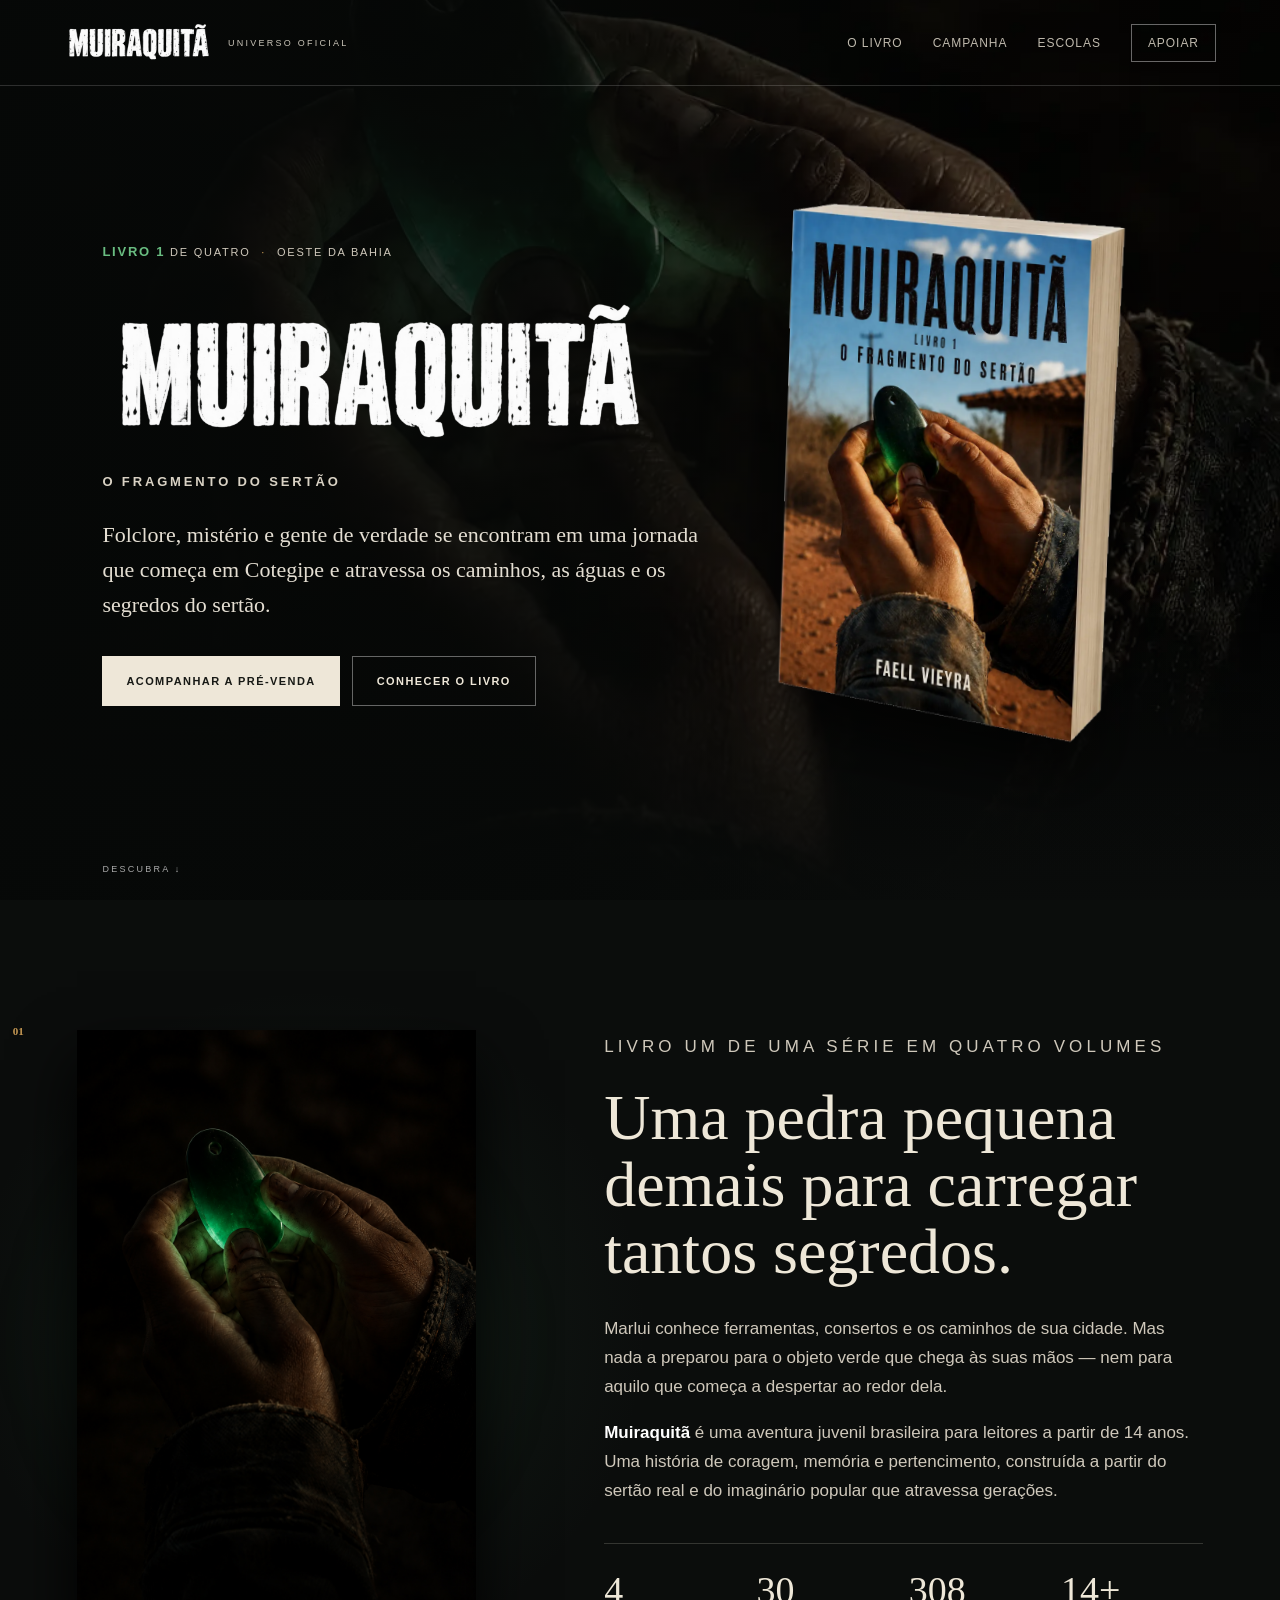
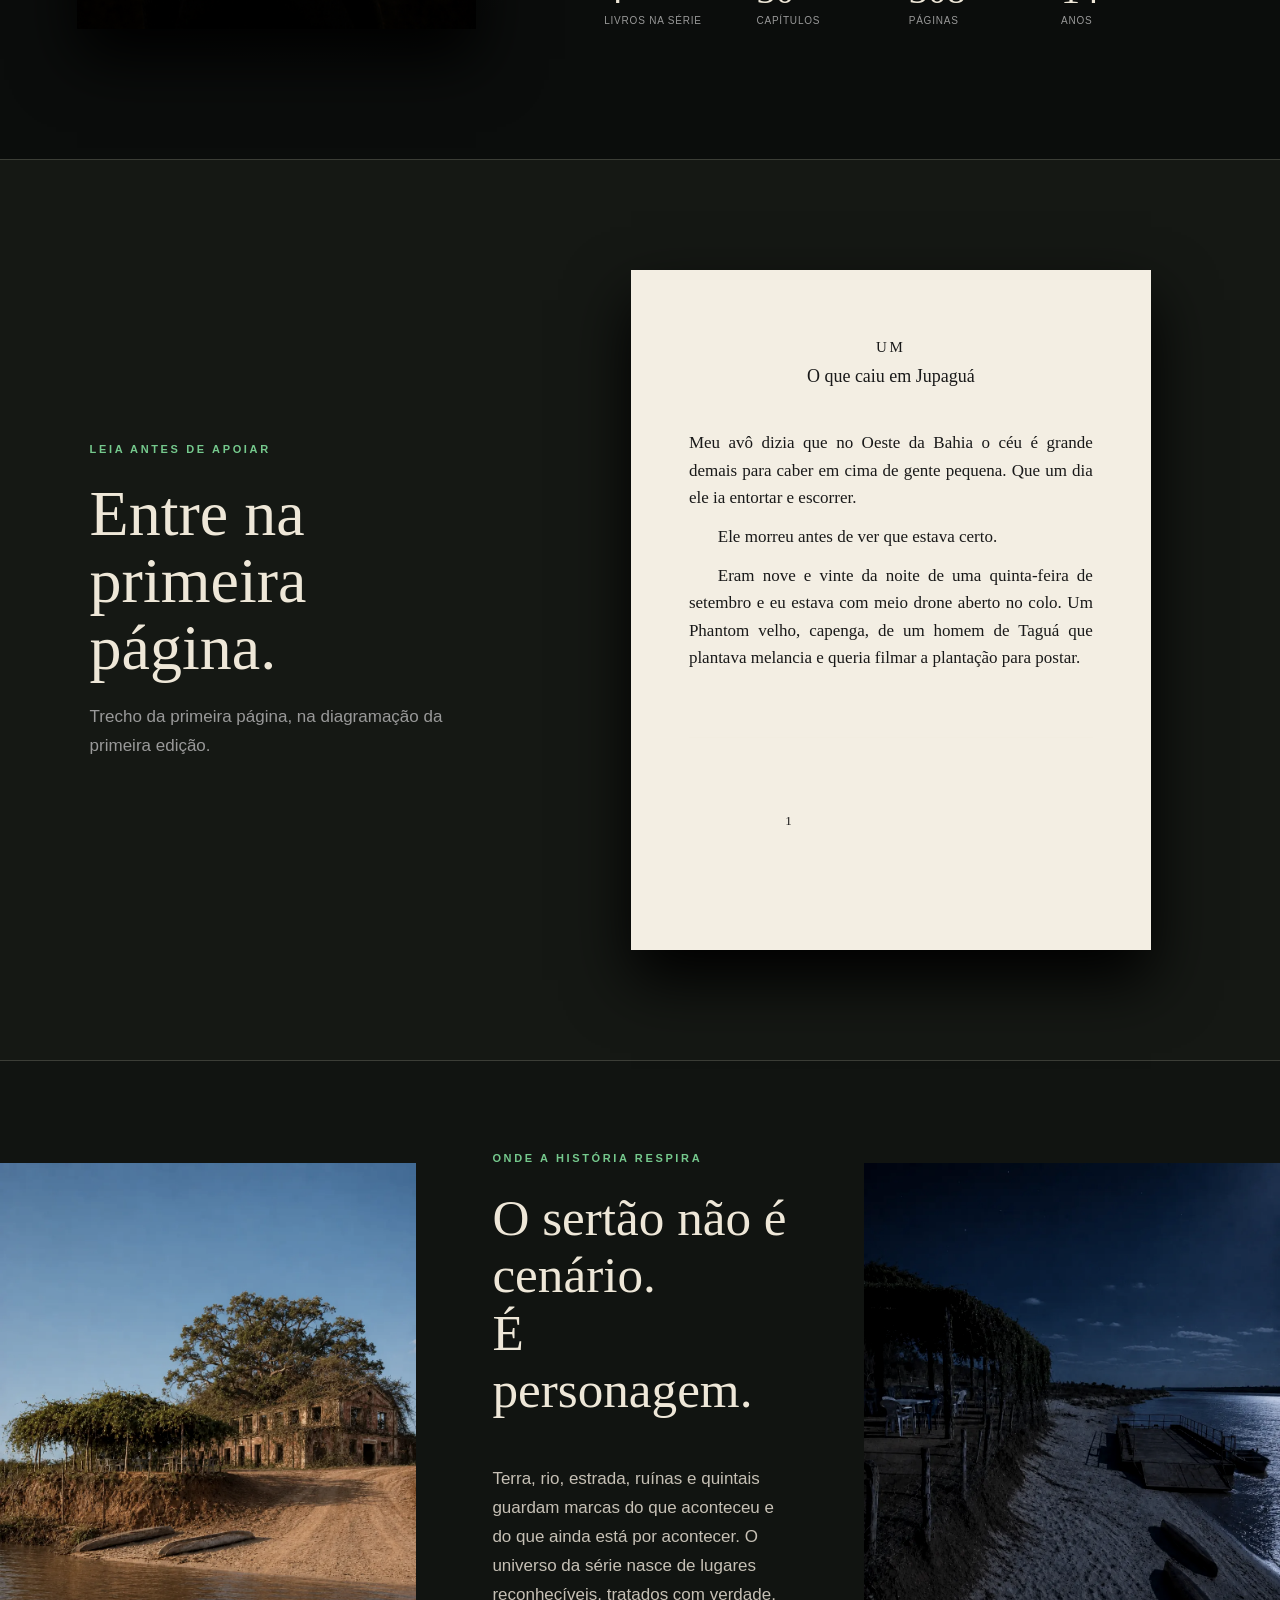
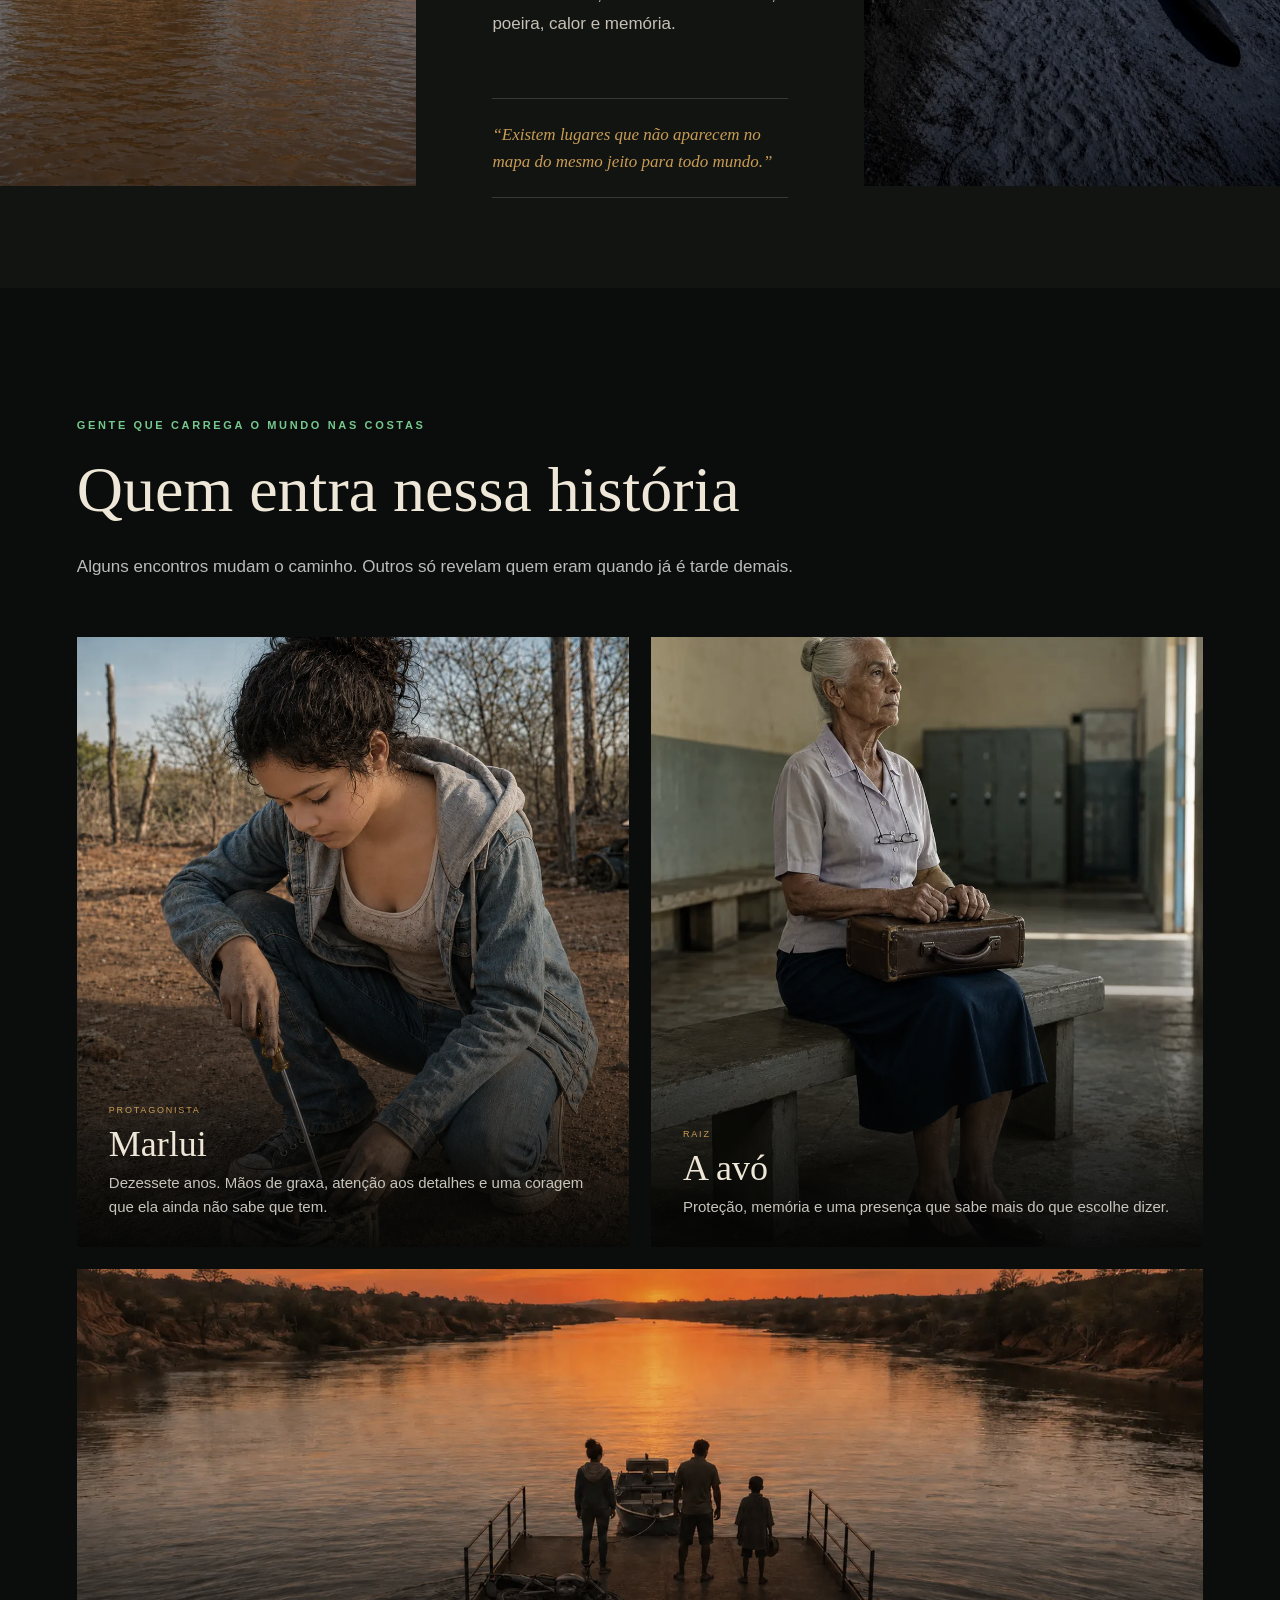
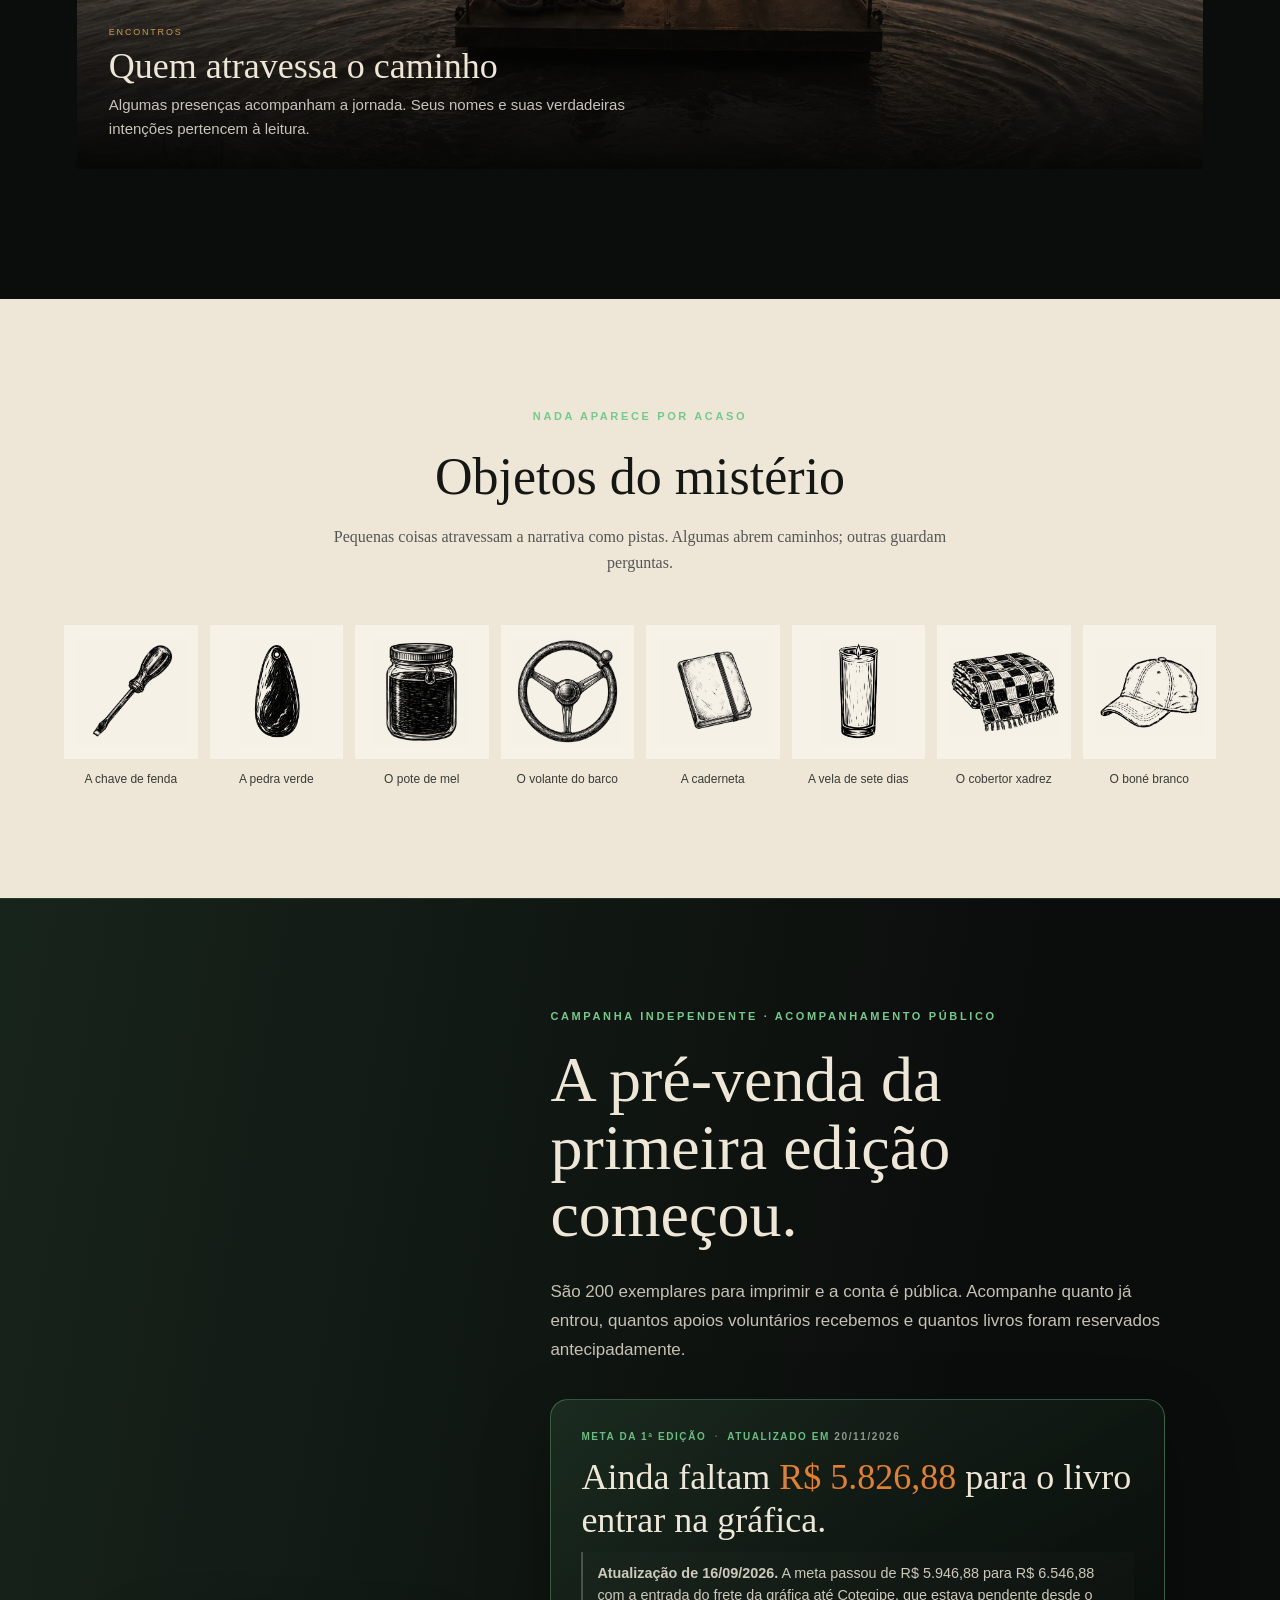
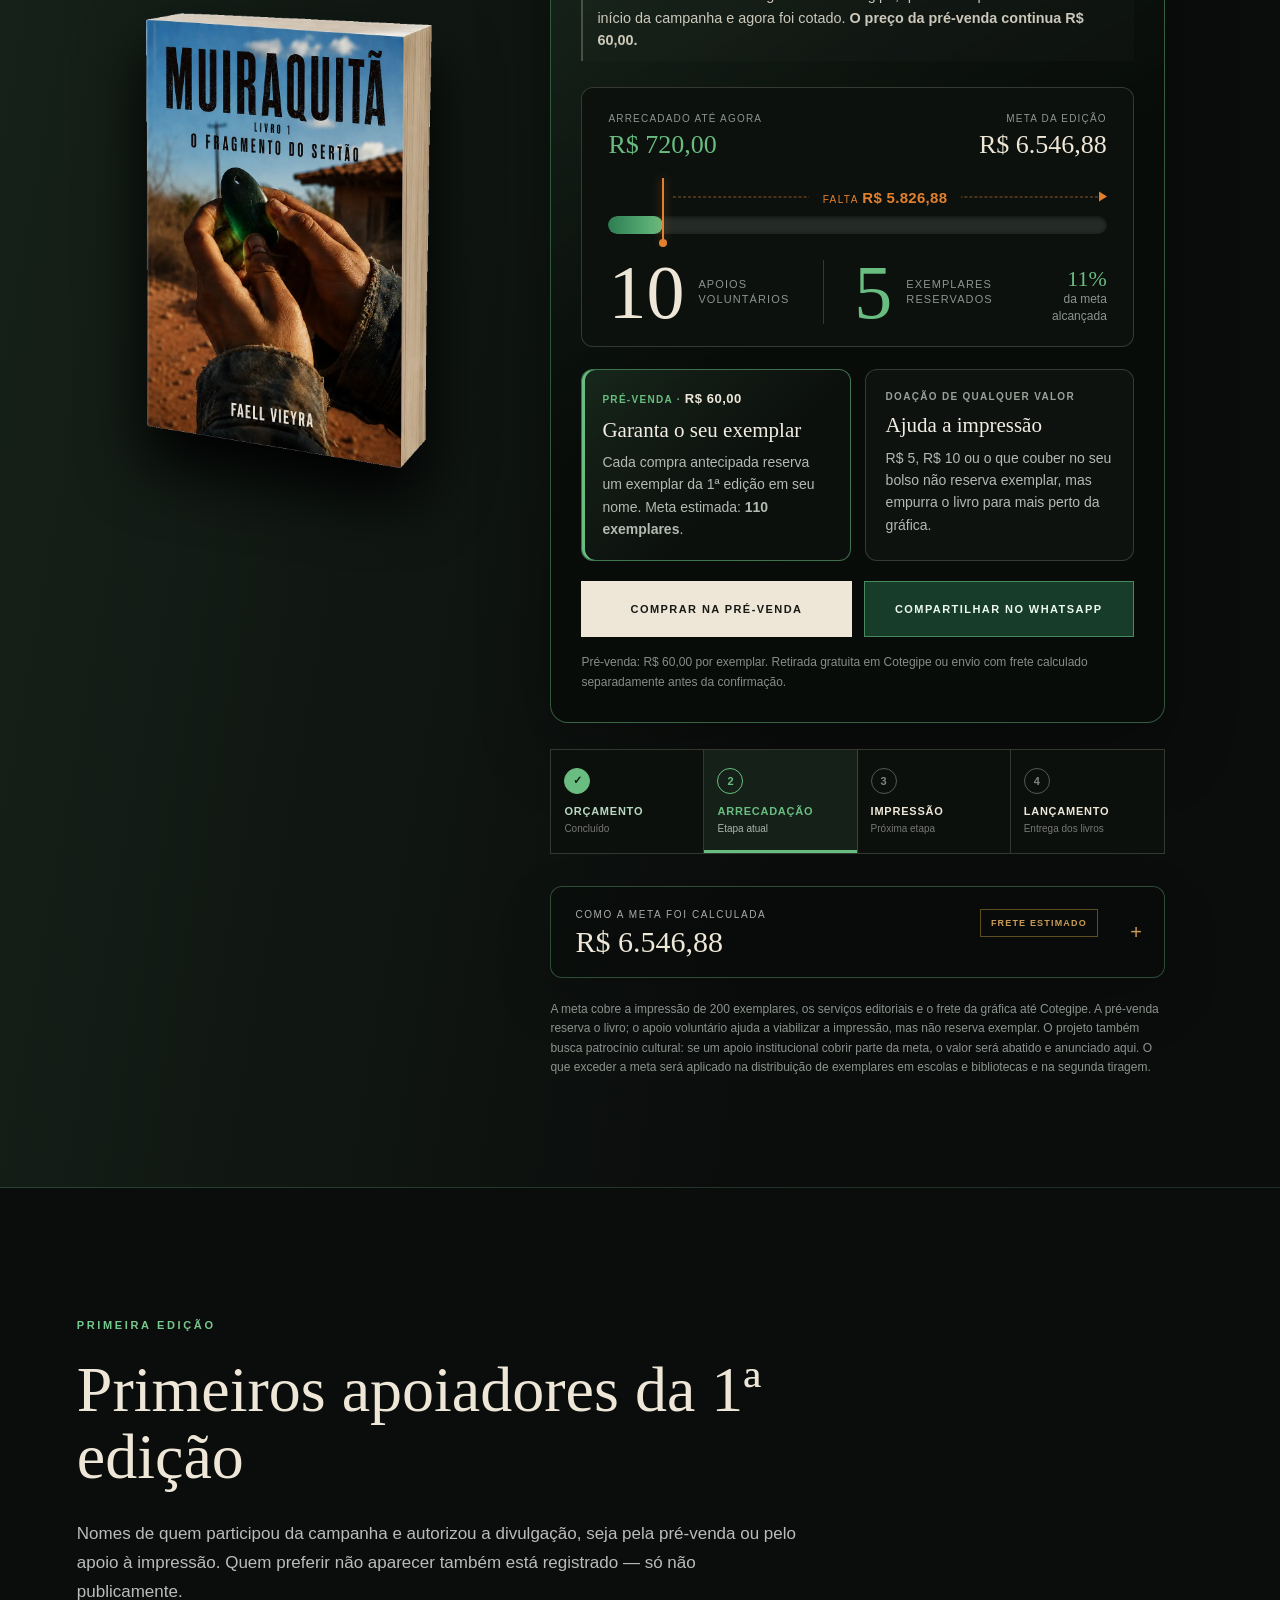
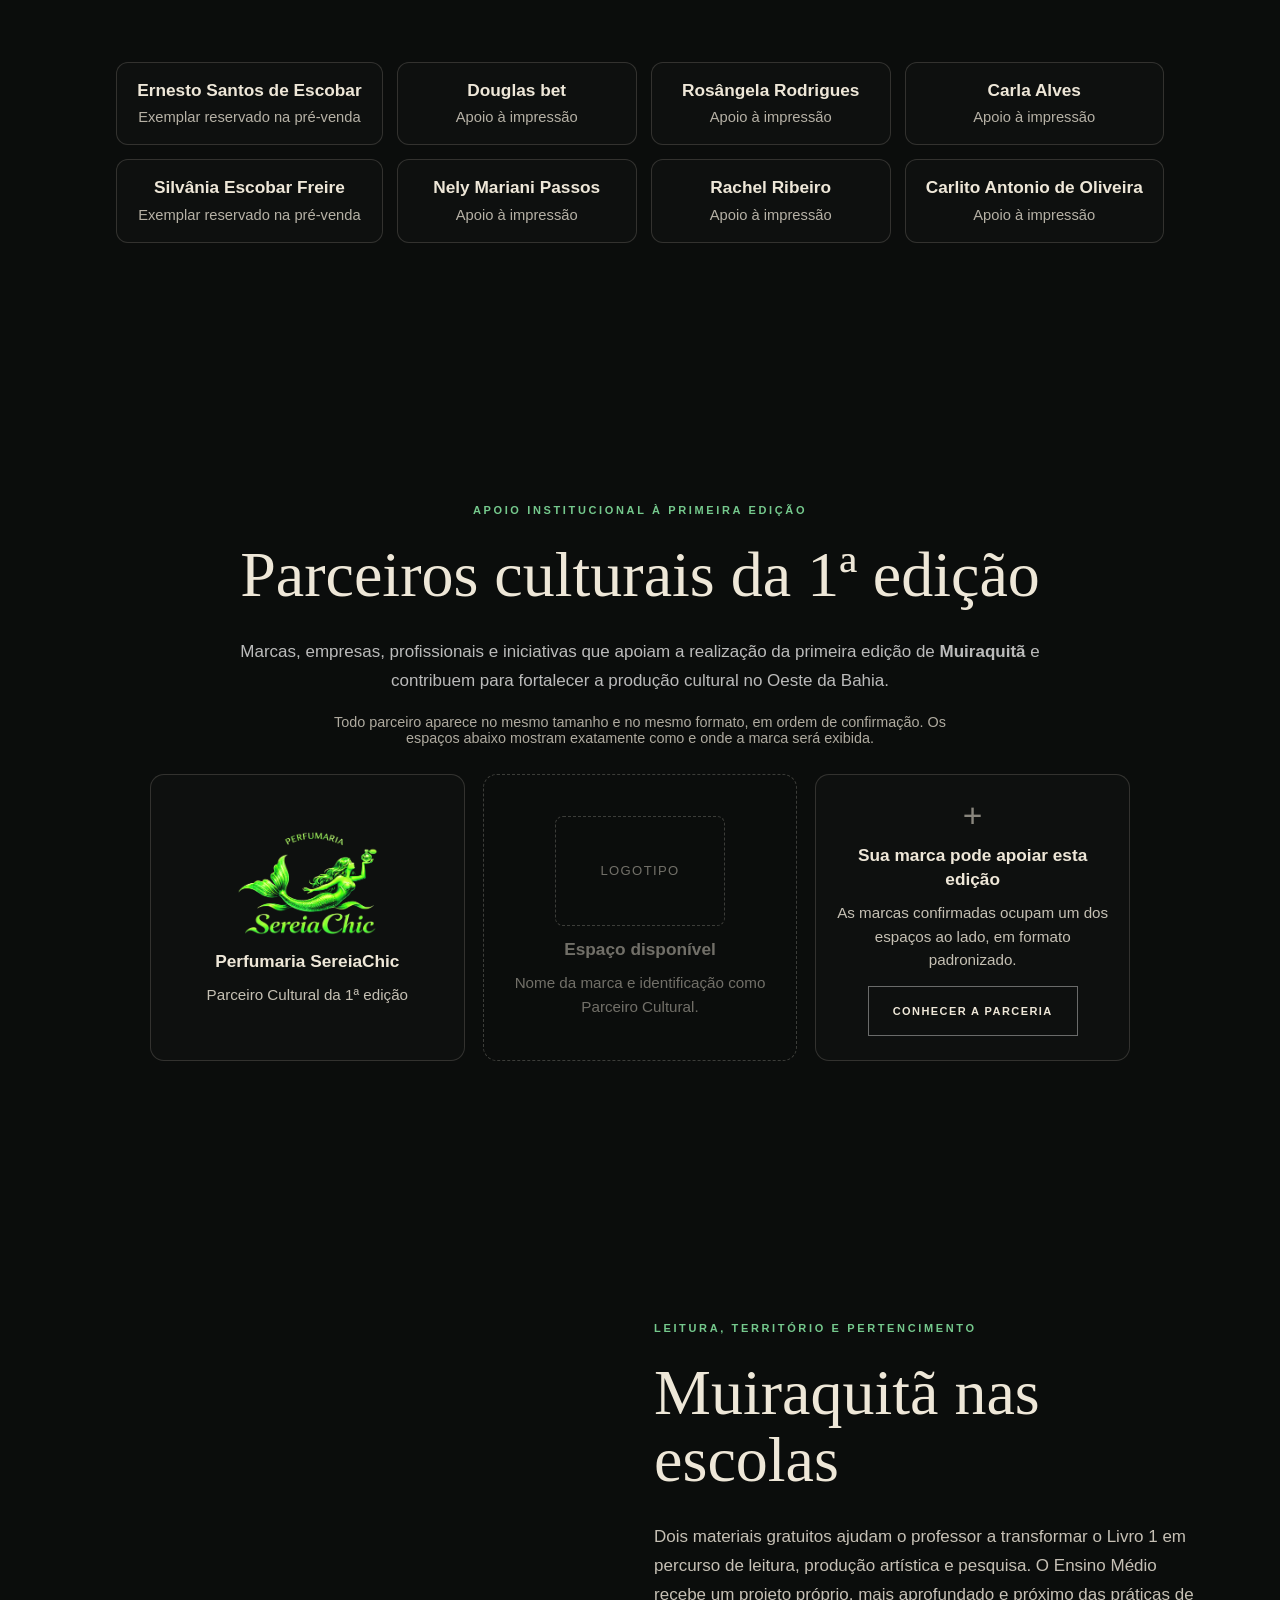
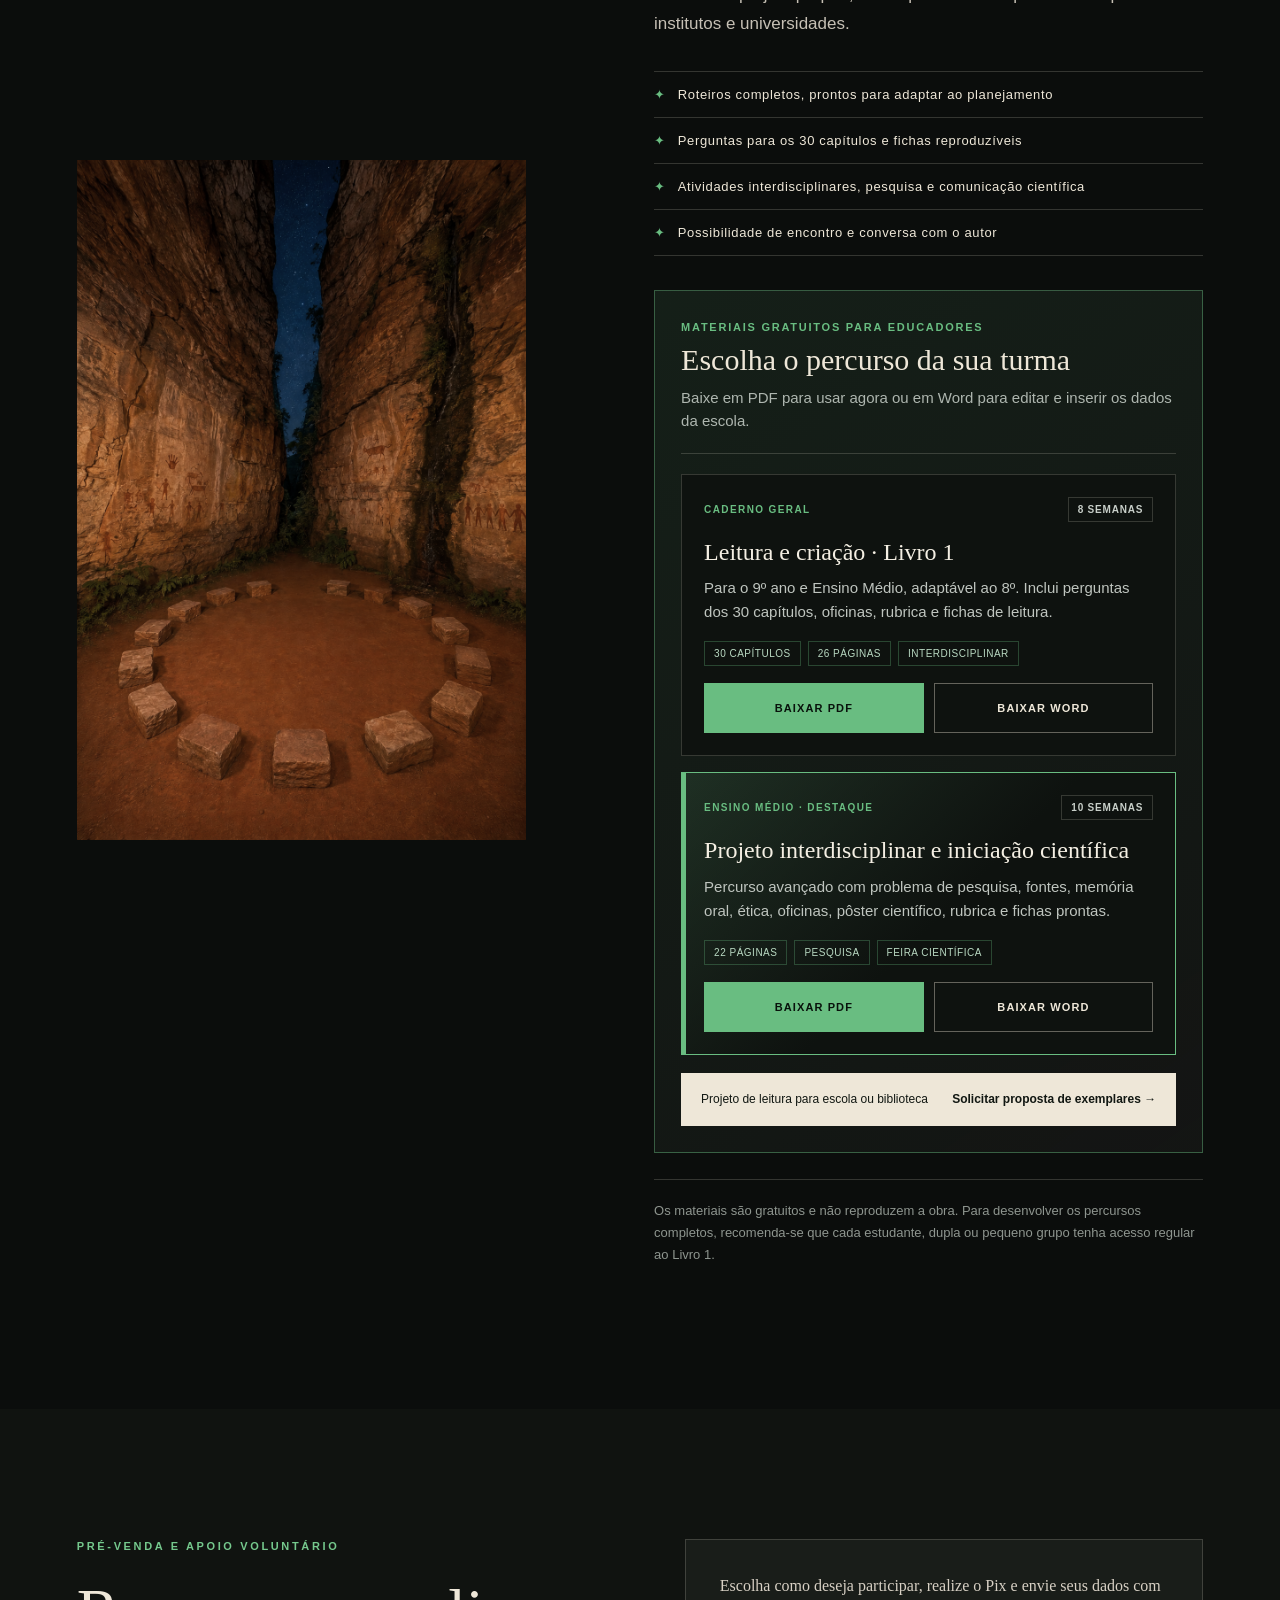
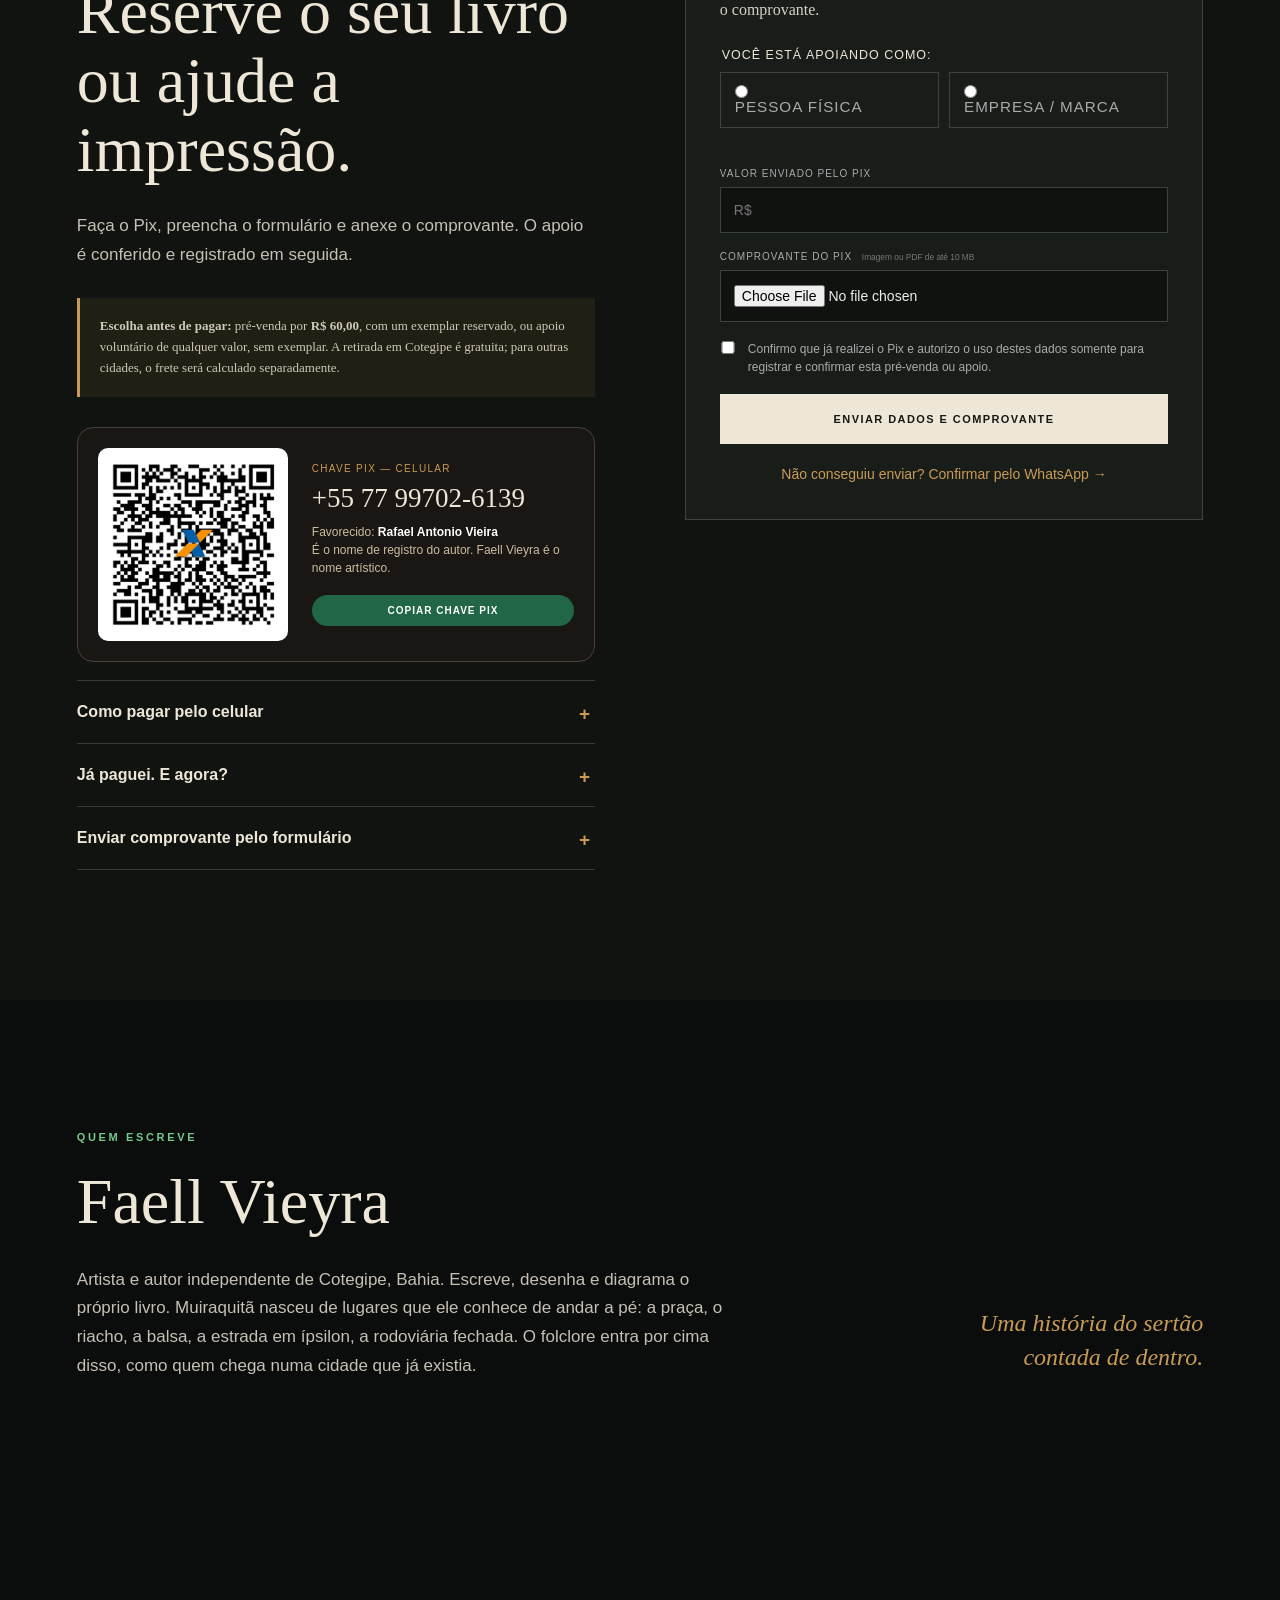
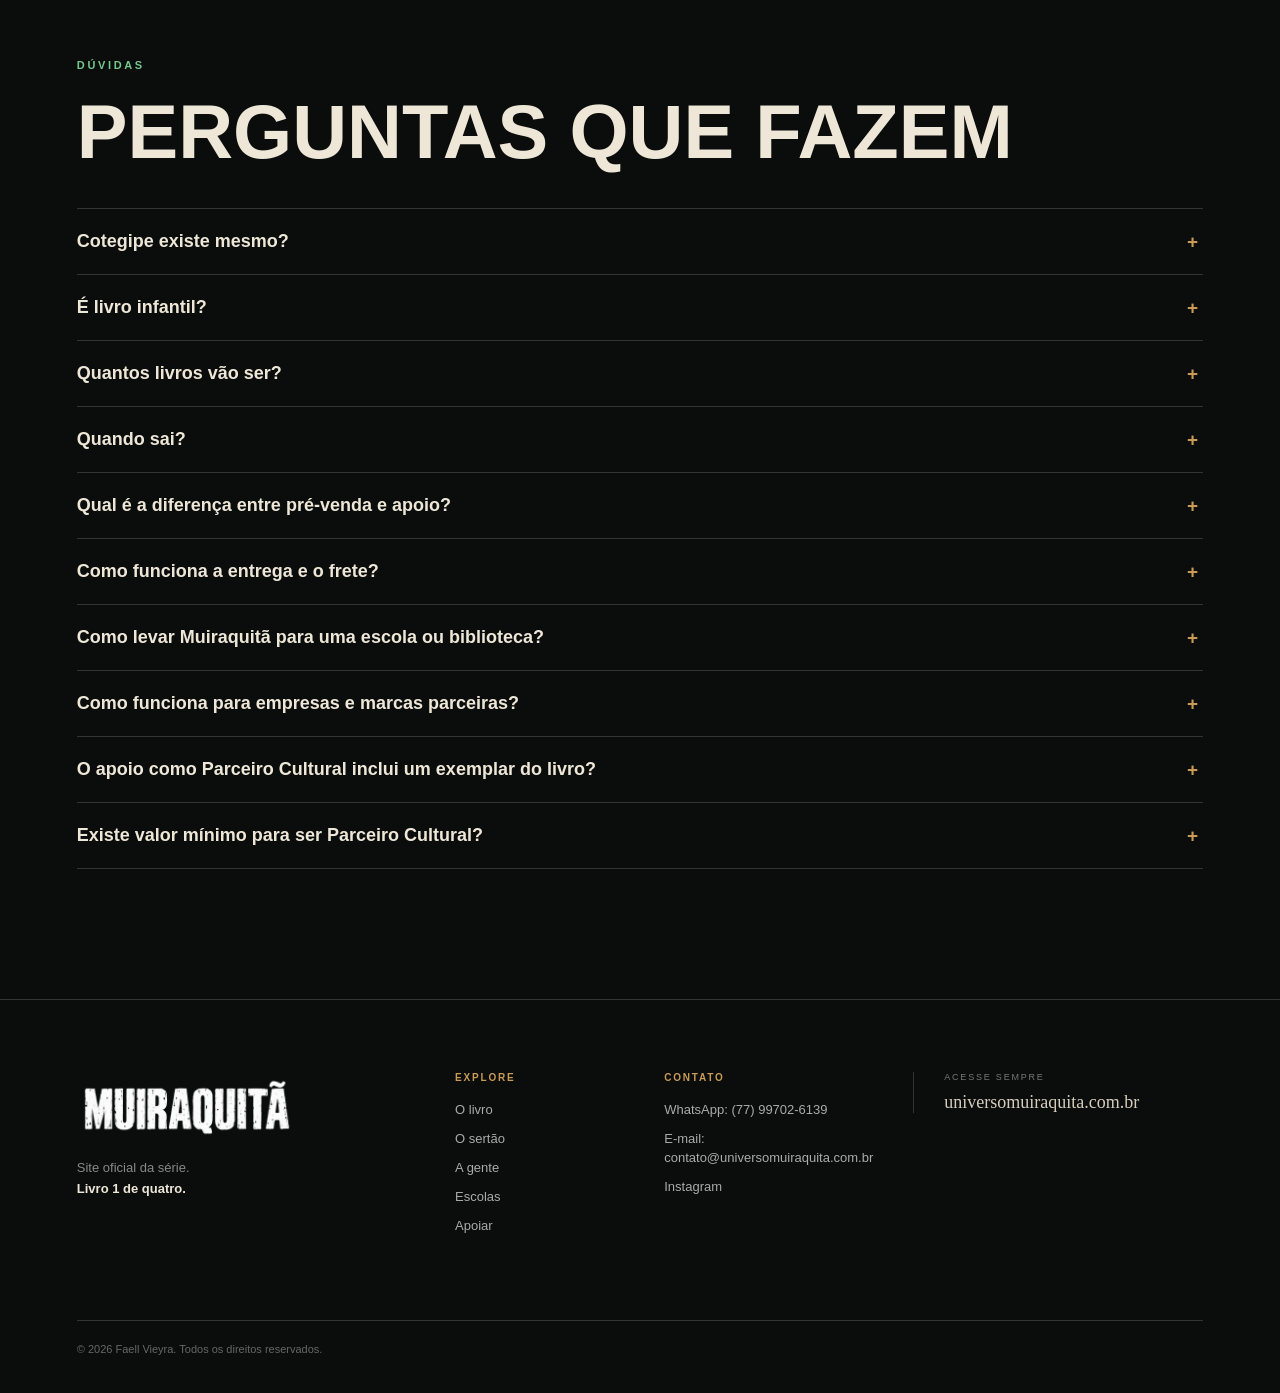
<file: index.html>
<!doctype html>
<html lang="pt-BR">
<head>
  <meta charset="utf-8">
  <meta name="viewport" content="width=device-width, initial-scale=1">
  <meta name="codex-preview" content="development">
  <title>Universo Muiraquitã | Site oficial</title>
  <meta name="description" content="Site oficial da série literária Muiraquitã, de Faell Vieyra. Uma aventura brasileira nascida em Cotegipe e no Oeste da Bahia.">
  <meta property="og:title" content="Universo Muiraquitã">
  <meta property="og:description" content="Folclore, mistério e aventura no coração do Oeste da Bahia.">
  <meta property="og:type" content="website">
  <meta property="og:url" content="https://universomuiraquita.com.br">
  <meta property="og:image" content="https://universomuiraquita.com.br/capa-alternativa.webp">
  <link rel="icon" href="pedra.webp">
  <link rel="stylesheet" href="styles.css">
  <style>
    /* Menu fixo — acompanha a rolagem */
    html { scroll-padding-top: 100px; }

    .site-header {
      position: fixed;
      top: 0;
      left: 0;
      right: 0;
      width: 100%;
      z-index: 60;
      transition: height .28s ease, background-color .28s ease,
                  border-color .28s ease, box-shadow .28s ease;
    }

    .site-header.is-stuck {
      height: 68px;
      background: rgba(11, 13, 12, .9);
      -webkit-backdrop-filter: blur(12px);
      backdrop-filter: blur(12px);
      border-bottom-color: rgba(238, 231, 216, .22);
      box-shadow: 0 12px 30px rgba(0, 0, 0, .38);
    }

    .site-header .brand img { transition: width .28s ease; }
    .site-header.is-stuck .brand img { width: 122px; }

    @media (max-width: 1000px) {
      html { scroll-padding-top: 92px; }
      .site-header {
        position: sticky;
        top: 0;
        left: auto;
        right: auto;
      }
      .site-header.is-stuck { height: auto; }
      .site-header.is-stuck .brand img { width: 108px; }
    }

    @media (max-width: 650px) {
      html { scroll-padding-top: 128px; }
      .site-header.is-stuck .brand img { width: 100px; }
      .site-header nav a {
        padding-left: 12px;
        padding-right: 12px;
        letter-spacing: .06em;
      }
    }

    @media (max-width: 430px) {
      .site-header nav a {
        padding-left: 9px;
        padding-right: 9px;
        font-size: 9px;
        letter-spacing: .04em;
      }
    }

    @media (prefers-reduced-motion: reduce) {
      .site-header,
      .site-header .brand img { transition: none; }
    }

    /* Condições completas da parceria — recolhidas dentro da pergunta */
    .faq-list .faq-nested {
      margin-top: 14px;
      padding-left: 14px;
      border-left: 2px solid rgba(238, 231, 216, .16);
    }
    .faq-list .faq-nested > summary {
      font-size: .9rem;
      opacity: .8;
      cursor: pointer;
    }

/* Ajuste correto das imagens */
.hero-book img,
.presale-book img,
.world-image img,
.objects-track img {
  object-fit: contain;
}

.character-card img,
.schools-art img {
  width: 100%;
  height: 100%;
  object-fit: cover;
}

.book-cover {
  width: 100%;
  height: 100%;
  object-fit: cover;
  object-position: center;
}

    /* Primeiros leitores — grade que se adapta à quantidade de nomes */
    .first-readers .readers-grid {
      list-style: none;
      margin: 22px 0 0;
      padding: 0;
      display: grid;
      gap: 14px;
      grid-template-columns: repeat(auto-fit, minmax(min(240px, 100%), max-content));
      justify-content: center;
    }
    .first-readers .reader-card {
      border: 1px solid rgba(238, 231, 216, .16);
      background: rgba(255,255,255,.015);
      border-radius: 12px;
      padding: 16px 20px;
      text-align: center;
    }
    .first-readers .reader-card strong { display: block; }
    .first-readers .reader-card strong {
      font-size: 1.08rem;
      line-height: 1.35;
    }
    .first-readers .reader-card span {
      display: block;
      margin-top: 4px;
      font-size: .92rem;
      line-height: 1.5;
      opacity: .75;
    }
    .first-readers .readers-grid:empty { display: none; }

    /* Parceiros culturais — tipografia e proporções alinhadas ao padrão do site */
    .cultural-partners .partner-intro {
      max-width: 820px;
      margin: 0 auto;
      text-align: center;
    }
    .cultural-partners .partner-grid {
      margin: 28px auto 0;
      max-width: 980px;
      display: grid;
      grid-template-columns: repeat(auto-fit, minmax(240px, 1fr));
      gap: 18px;
    }
    .cultural-partners .partner-card {
      min-height: 210px;
      border: 1px solid rgba(238, 231, 216, .16);
      border-radius: 14px;
      padding: 24px 20px;
      display: flex;
      flex-direction: column;
      align-items: center;
      justify-content: center;
      text-align: center;
      gap: 10px;
      background: rgba(255,255,255,.015);
    }
    .cultural-partners .partner-logo {
      width: 100%;
      height: 110px;
      display: flex;
      align-items: center;
      justify-content: center;
      margin-bottom: 2px;
    }
    .cultural-partners .partner-logo img {
      max-width: 190px;
      max-height: 104px;
      width: auto;
      height: auto;
      object-fit: contain;
    }
    .cultural-partners .partner-card strong {
      display: block;
      font-size: 1.08rem;
      line-height: 1.35;
    }
    .cultural-partners .partner-card span {
      display: block;
      max-width: 34ch;
      font-size: .95rem;
      line-height: 1.55;
      opacity: .82;
    }
    .cultural-partners .partner-card.is-invite {
      border-style: solid;
    }
    .cultural-partners .partner-card.is-slot {
      border-style: dashed;
      border-color: rgba(238, 231, 216, .22);
      background: transparent;
    }
    .cultural-partners .partner-card.is-slot strong,
    .cultural-partners .partner-card.is-slot span {
      opacity: .45;
    }
    .cultural-partners .slot-frame {
      width: 100%;
      max-width: 170px;
      border: 1px dashed rgba(238, 231, 216, .22);
      border-radius: 8px;
    }
    .cultural-partners .slot-frame span {
      font-size: .82rem;
      letter-spacing: .1em;
      text-transform: uppercase;
      opacity: .5;
    }
    .cultural-partners .partner-slots-note {
      max-width: 620px;
      margin: 18px auto 0;
      text-align: center;
      font-size: .9rem;
      opacity: .72;
    }
    .cultural-partners .partner-card.is-invite .partner-mark {
      font-size: 2.1rem;
      line-height: 1;
      opacity: .55;
      margin-bottom: 2px;
    }
    .cultural-partners .partner-card .button {
      margin-top: 4px;
      min-width: 0;
    }
    /* Campos pessoais não aparecem quando a modalidade é Parceiro Cultural */
    #individual-name-authorization[hidden],
    #display-name-field[hidden] {
      display: none !important;
    }

    .supporter-type {
      margin: 0 0 22px;
      padding: 0;
      border: 0;
    }
    .supporter-type > legend {
      margin-bottom: 10px;
      font-size: .78rem;
      letter-spacing: .08em;
      text-transform: uppercase;
    }
    .supporter-type-options {
      display: grid;
      grid-template-columns: repeat(2, minmax(0, 1fr));
      gap: 10px;
    }
    .supporter-type-option {
      display: flex;
      align-items: center;
      gap: 10px;
      margin: 0;
      padding: 12px 14px;
      border: 1px solid var(--line, rgba(238,231,216,.22));
      cursor: pointer;
    }
    .supporter-type-option input {
      margin: 0;
      width: auto;
      flex: 0 0 auto;
    }
    .supporter-type-option span {
      font-size: .95rem;
    }
    .person-fields[hidden],
    .company-fields[hidden] {
      display: none !important;
    }

    @media (max-width: 560px) {
      .supporter-type-options {
        grid-template-columns: 1fr;
      }
    }
    .partner-note {
      margin: -4px 0 18px;
      font-size: .86rem;
      opacity: .72;
    }

    /* Aviso de mudança na meta — fica visível sem precisar abrir o orçamento */
    .goalchart .gc-change {
      margin: 10px 0 0;
      padding: 10px 14px;
      border-left: 2px solid rgba(238, 231, 216, .28);
      background: rgba(255, 255, 255, .02);
      font-size: .9rem;
      line-height: 1.55;
      opacity: .85;
    }
    .goalchart .gc-change b { opacity: 1; }

    @media (max-width: 700px) {
      .first-readers .readers-grid,
      .cultural-partners .partner-grid {
        grid-template-columns: 1fr;
      }
      .first-readers .reader-card {
        padding: 14px 16px;
      }
      .cultural-partners .partner-slots-note {
        font-size: .88rem;
      }
      .cultural-partners .partner-card {
        min-height: auto;
        padding: 22px 18px;
      }
      .cultural-partners .partner-card strong {
        font-size: 1rem;
      }
      .cultural-partners .partner-card span {
        font-size: .92rem;
      }
    }
  </style>
</head>
<body>
<link rel="preload" as="image" href="logotipo.webp"/>
<link rel="preload" as="image" href="livro-mockup.webp"/>
<link rel="preload" as="image" href="capa-sem-palavras.png"/>
<link rel="preload" as="image" href="jupagua-dia.webp"/>
<link rel="preload" as="image" href="jupagua-noite.webp"/>
<link rel="preload" as="image" href="marlui.webp"/>
<link rel="preload" as="image" href="avo.webp"/>
<link rel="preload" as="image" href="cena-rio.webp"/>
<link rel="preload" as="image" href="chave-fenda.webp"/>
<link rel="preload" as="image" href="pedra.webp"/>
<link rel="preload" as="image" href="mel.webp"/>
<link rel="preload" as="image" href="volante.webp"/>
<link rel="preload" as="image" href="caderneta.webp"/>
<link rel="preload" as="image" href="vela.webp"/>
<link rel="preload" as="image" href="cobertor.webp"/>
<link rel="preload" as="image" href="bone.webp"/>
<link rel="preload" as="image" href="escolas-corredor.png"/>
<link rel="preload" as="image" href="pix-muiraquita.jpg"/>
<main>
<header class="site-header">
<a class="brand" href="#inicio" aria-label="Universo Muiraquitã — início">
<img src="logotipo.webp" alt="Muiraquitã"/>
<span>UNIVERSO OFICIAL</span>
</a>
<nav aria-label="Navegação principal">
<a href="#livro">O livro</a>
<a href="#pre-venda">Campanha</a>
<a href="#escolas">Escolas</a>
<a class="nav-cta" href="#apoio">Apoiar</a>
</nav>
</header>
<section class="hero" id="inicio">
<div class="hero-backdrop">
</div>
<div class="hero-copy">
<p class="series-kicker">
<strong>Livro 1</strong> de quatro <i>·</i> Oeste da Bahia</p>
<img class="hero-logo" src="logotipo.webp" alt="Muiraquitã"/>
<h1>O fragmento do sertão</h1>
<p class="hero-text">Folclore, mistério e gente de verdade se encontram em uma jornada que começa em Cotegipe e atravessa os caminhos, as águas e os segredos do sertão.</p>
<div class="hero-actions">
<a class="button primary" href="#pre-venda">Acompanhar a pré-venda</a>
<a class="button ghost" href="#livro">Conhecer o livro</a>
</div>
</div>
<div class="hero-book" aria-hidden="true">
<img src="livro-mockup.webp" alt=""/>
</div>
<div class="scroll-cue">DESCUBRA ↓</div>
</section>
<section class="book-section section" id="livro">
<div class="section-number">01</div>
<div class="book-cover-wrap">
<div class="cover-halo">
</div>
<img class="book-cover" src="capa-sem-palavras.png" alt="Mãos segurando a pedra verde de Muiraquitã"/>
</div>
<div class="book-copy">
<p class="eyebrow">Livro um de uma série em quatro volumes</p>
<h2>Uma pedra pequena demais para carregar tantos segredos.</h2>
<p>Marlui conhece ferramentas, consertos e os caminhos de sua cidade. Mas nada a preparou para o objeto verde que chega às suas mãos — nem para aquilo que começa a despertar ao redor dela.</p>
<p>
<strong>Muiraquitã</strong> é uma aventura juvenil brasileira para leitores a partir de 14 anos. Uma história de coragem, memória e pertencimento, construída a partir do sertão real e do imaginário popular que atravessa gerações.</p>
<div class="series-stats" aria-label="Informações da série">
<span>
<b>4</b>livros na série</span>
<span>
<b>30</b>capítulos</span>
<span>
<b>308</b>páginas</span>
<span>
<b>14+</b>anos</span>
</div>
</div>
</section>
<section class="excerpt-section" aria-labelledby="trecho-titulo">
<div class="excerpt-intro">
<p class="eyebrow">Leia antes de apoiar</p>
<h2 id="trecho-titulo">Entre na primeira página.</h2>
<p>Trecho da primeira página, na diagramação da primeira edição.</p>
</div>
<article class="book-page">
<header>
<span>UM</span>
<h3>O que caiu em Jupaguá</h3>
</header>
<p>Meu avô dizia que no Oeste da Bahia o céu é grande demais para caber em cima de gente pequena. Que um dia ele ia entortar e escorrer.</p>
<p>Ele morreu antes de ver que estava certo.</p>
<p>Eram nove e vinte da noite de uma quinta-feira de setembro e eu estava com meio drone aberto no colo. Um Phantom velho, capenga, de um homem de Taguá que plantava melancia e queria filmar a plantação para postar.</p>
<footer>1</footer>
</article>
</section>
<section class="world-section" id="universo">
<div class="world-image day">
<img src="jupagua-dia.webp" alt="Porto de Jupaguá durante o dia"/>
</div>
<div class="world-copy">
<p class="eyebrow">Onde a história respira</p>
<h2>O sertão não é cenário.<br/>É personagem.</h2>
<p>Terra, rio, estrada, ruínas e quintais guardam marcas do que aconteceu e do que ainda está por acontecer. O universo da série nasce de lugares reconhecíveis, tratados com verdade, poeira, calor e memória.</p>
<blockquote>“Existem lugares que não aparecem no mapa do mesmo jeito para todo mundo.”</blockquote>
</div>
<div class="world-image night">
<img src="jupagua-noite.webp" alt="Porto de Jupaguá durante a noite"/>
</div>
</section>
<section class="characters section" id="personagens">
<div class="section-heading">
<p class="eyebrow">Gente que carrega o mundo nas costas</p>
<h2>Quem entra nessa história</h2>
<p>Alguns encontros mudam o caminho. Outros só revelam quem eram quando já é tarde demais.</p>
</div>
<div class="character-grid">
<article class="character-card featured">
<img src="marlui.webp" alt="Marlui trabalhando em um conserto"/>
<div>
<span>PROTAGONISTA</span>
<h3>Marlui</h3>
<p>Dezessete anos. Mãos de graxa, atenção aos detalhes e uma coragem que ela ainda não sabe que tem.</p>
</div>
</article>
<article class="character-card">
<img src="avo.webp" alt="Avó de Marlui sentada em uma rodoviária"/>
<div>
<span>RAIZ</span>
<h3>A avó</h3>
<p>Proteção, memória e uma presença que sabe mais do que escolhe dizer.</p>
</div>
</article>
<article class="character-card wide">
<img src="cena-rio.webp" alt="Silhuetas atravessando o rio ao pôr do sol"/>
<div>
<span>ENCONTROS</span>
<h3>Quem atravessa o caminho</h3>
<p>Algumas presenças acompanham a jornada. Seus nomes e suas verdadeiras intenções pertencem à leitura.</p>
</div>
</article>
</div>
</section>
<section class="objects-section">
<div class="objects-intro">
<p class="eyebrow">Nada aparece por acaso</p>
<h2>Objetos do mistério</h2>
<p>Pequenas coisas atravessam a narrativa como pistas. Algumas abrem caminhos; outras guardam perguntas.</p>
</div>
<div class="objects-track">
<figure>
<div>
<img src="chave-fenda.webp" alt="A chave de fenda"/>
</div>
<figcaption>A chave de fenda</figcaption>
</figure>
<figure>
<div>
<img src="pedra.webp" alt="A pedra verde"/>
</div>
<figcaption>A pedra verde</figcaption>
</figure>
<figure>
<div>
<img src="mel.webp" alt="O pote de mel"/>
</div>
<figcaption>O pote de mel</figcaption>
</figure>
<figure>
<div>
<img src="volante.webp" alt="O volante do barco"/>
</div>
<figcaption>O volante do barco</figcaption>
</figure>
<figure>
<div>
<img src="caderneta.webp" alt="A caderneta"/>
</div>
<figcaption>A caderneta</figcaption>
</figure>
<figure>
<div>
<img src="vela.webp" alt="A vela de sete dias"/>
</div>
<figcaption>A vela de sete dias</figcaption>
</figure>
<figure>
<div>
<img src="cobertor.webp" alt="O cobertor xadrez"/>
</div>
<figcaption>O cobertor xadrez</figcaption>
</figure>
<figure>
<div>
<img src="bone.webp" alt="O boné branco"/>
</div>
<figcaption>O boné branco</figcaption>
</figure>
</div>
</section>
<section class="presale" id="pre-venda">
<div class="presale-book">
<img src="livro-mockup.webp" alt="Livro Muiraquitã em perspectiva"/>
</div>
<div class="presale-copy">
<p class="eyebrow">Campanha independente · acompanhamento público</p>
<h2>A pré-venda da primeira edição começou.</h2>
<p>São 200 exemplares para imprimir e a conta é pública. Acompanhe quanto já entrou, quantos apoios voluntários recebemos e quantos livros foram reservados antecipadamente.</p>
<!--
  PAINEL DA META — ponto único de atualização.
  Para atualizar a campanha, altere SOMENTE os valores abaixo:
    data-raised      = total já arrecadado (use ponto como decimal)
    data-supporters  = número de apoios voluntários recebidos
    data-preorders   = número de exemplares reservados na pré-venda
    data-preorder-target = meta estimada de exemplares reservados
    data-goal        = meta da edição (impressão + serviços editoriais + frete)
    data-book-price  = valor da pré-venda
    data-updated     = data mostrada no topo do painel
-->
<div class="goalchart" data-goal="6546.88" data-raised="720" data-supporters="10" data-preorders="5" data-preorder-target="110" data-book-price="60" data-updated="20/11/2026" aria-labelledby="goalchart-title">
<div class="goalchart-head">
<p class="goalchart-kicker">Meta da 1ª edição <i>·</i> atualizado em <b id="gc-updated">20/11/2026</b>
</p>
<h3 id="goalchart-title">Ainda faltam <b id="gc-remaining">R$ 5.826,88</b> para o livro entrar na gráfica.</h3>
<p class="gc-change"><b>Atualização de 16/09/2026.</b> A meta passou de R$ 5.946,88 para R$ 6.546,88 com a entrada do frete da gráfica até Cotegipe, que estava pendente desde o início da campanha e agora foi cotado. <b>O preço da pré-venda continua R$ 60,00.</b></p>
</div>
<div class="goalchart-plot">
<div class="gc-labels">
<div class="gc-left">
<span>Arrecadado até agora</span>
<strong id="gc-raised">R$ 720,00</strong>
</div>
<div class="gc-right">
<span>Meta da edição</span>
<strong id="gc-goal">R$ 6.546,88</strong>
</div>
</div>
<div class="gc-mid" id="gc-mid">
<div class="gc-gapline">
<div class="gc-gaplabel">
<span>falta <b id="gc-gap">R$ 5.826,88</b>
</span>
</div>
</div>
<div class="gc-track" role="img" id="gc-track" aria-label="Arrecadados R$ 720,00 de uma meta de R$ 6.546,88">
<i class="gc-fill" id="gc-fill"></i>
</div>
<em class="gc-marker" aria-hidden="true">
</em>
</div>
<div class="gc-foot">
<div class="gc-stats">
<div class="gc-count">
<strong id="gc-supporters">10</strong>
<span>apoios<br/>voluntários</span>
</div>
<div class="gc-count gc-preorders">
<strong id="gc-preorders">5</strong>
<span>exemplares<br/>reservados</span>
</div>
</div>
<p class="gc-percent">
<b id="gc-percent">11%</b> da meta alcançada</p>
</div>
</div>
<div class="gc-tiers">
<div class="gc-tier is-book">
<span>Pré-venda · <b id="gc-price">R$ 60,00</b>
</span>
<strong>Garanta o seu exemplar</strong>
<p>Cada compra antecipada reserva um exemplar da 1ª edição em seu nome. Meta estimada: <b id="gc-preorder-target">110 exemplares</b>.</p>
</div>
<div class="gc-tier">
<span>Doação de qualquer valor</span>
<strong>Ajuda a impressão</strong>
<p>R$ 5, R$ 10 ou o que couber no seu bolso não reserva exemplar, mas empurra o livro para mais perto da gráfica.</p>
</div>
</div>
<div class="gc-actions">
<a class="button primary" href="#apoio">Comprar na pré-venda</a>
<a class="button share-whatsapp" href="https://wa.me/?text=A%20pr%C3%A9-venda%20do%20livro%20Muiraquit%C3%A3%3A%20O%20Fragmento%20do%20Sert%C3%A3o%20come%C3%A7ou.%20O%20exemplar%20custa%20R%24%2060%20e%20tamb%C3%A9m%20%C3%A9%20poss%C3%ADvel%20apoiar%20a%20impress%C3%A3o%20com%20qualquer%20valor.%20Conhe%C3%A7a%20e%20compartilhe%3A%20https%3A%2F%2Funiversomuiraquita.com.br%2F%23apoio" target="_blank" rel="noreferrer">Compartilhar no WhatsApp</a>
</div>
<p class="gc-note">Pré-venda: R$ 60,00 por exemplar. Retirada gratuita em Cotegipe ou envio com frete calculado separadamente antes da confirmação.</p>
</div>
<div class="campaign-timeline" aria-label="Etapas da primeira edição">
<div class="done"><i>✓</i><span>Orçamento</span><small>Concluído</small></div>
<div class="current"><i>2</i><span>Arrecadação</span><small>Etapa atual</small></div>
<div><i>3</i><span>Impressão</span><small>Próxima etapa</small></div>
<div><i>4</i><span>Lançamento</span><small>Entrega dos livros</small></div>
</div>
<details class="budget-card" aria-labelledby="budget-title">
<summary class="budget-heading">
<div>
<span>Como a meta foi calculada</span>
<strong id="budget-title">R$ 6.546,88</strong>
</div>
<b>FRETE ESTIMADO</b>
</summary>
<dl>
<div>
<dt>Impressão de 200 exemplares</dt>
<dd>R$ 5.296,88</dd>
</div>
<div>
<dt>ISBN, ficha catalográfica e preparação técnica</dt>
<dd>R$ 650,00</dd>
</div>
<div>
<dt>Frete de Campinas/SP até Cotegipe/BA <small>estimado</small></dt>
<dd>R$ 600,00</dd>
</div>
<div class="budget-total">
<dt>Custo médio por exemplar, com tudo incluído</dt>
<dd>R$ 32,73</dd>
</div>
</dl>
<p class="budget-specs"><strong>Especificações:</strong> 14 × 21 cm · 308 páginas · miolo PB em Avena 80 g · capa Triplex 250 g com laminação fosca · sem orelhas · colagem PUR.</p>
<p class="budget-source">Orçamento formal da gráfica recebido em 21/08/2026. O frete foi cotado com a transportadora em 29/08/2026 e entra aqui como estimativa, calculada sobre o peso previsto da carga; o valor exato só é fechado quando os livros ficam prontos e são pesados. Se houver diferença, ela será informada nesta mesma página.</p>
</details>
<p class="campaign-footnote">A meta cobre a impressão de 200 exemplares, os serviços editoriais e o frete da gráfica até Cotegipe. A pré-venda reserva o livro; o apoio voluntário ajuda a viabilizar a impressão, mas não reserva exemplar. O projeto também busca patrocínio cultural: se um apoio institucional cobrir parte da meta, o valor será abatido e anunciado aqui. O que exceder a meta será aplicado na distribuição de exemplares em escolas e bibliotecas e na segunda tiragem.</p>
</div>
</section>
<section class="section first-readers" id="primeiros-apoiadores" aria-labelledby="primeiros-apoiadores-titulo">
  <div class="section-heading">
    <p class="eyebrow">Primeira edição</p>
    <h2 id="primeiros-apoiadores-titulo">Primeiros apoiadores da 1ª edição</h2>
    <p>Nomes de quem participou da campanha e autorizou a divulgação, seja pela pré-venda ou pelo apoio à impressão. Quem preferir não aparecer também está registrado — só não publicamente.</p>
  </div>
  <ul class="readers-grid" aria-label="Primeiros apoiadores com divulgação autorizada">
    <li class="reader-card">
      <strong>Ernesto Santos de Escobar</strong>
      <span>Exemplar reservado na pré-venda</span>
    </li>
    <li class="reader-card">
      <strong>Douglas bet</strong>
      <span>Apoio à impressão</span>
    </li>
    <li class="reader-card">
      <strong>Rosângela Rodrigues</strong>
      <span>Apoio à impressão</span>
    </li>
    <li class="reader-card">
      <strong>Carla Alves</strong>
      <span>Apoio à impressão</span>
    </li>
    <li class="reader-card">
      <strong>Silvânia Escobar Freire</strong>
      <span>Exemplar reservado na pré-venda</span>
    </li>
    <li class="reader-card">
      <strong>Nely Mariani Passos</strong>
      <span>Apoio à impressão</span>
    </li>
    <li class="reader-card">
      <strong>Rachel Ribeiro</strong>
      <span>Apoio à impressão</span>
    </li>
    <li class="reader-card">
      <strong>Carlito Antonio de Oliveira</strong>
      <span>Apoio à impressão</span>
    </li>
  </ul>
</section>

<section class="section cultural-partners" id="parceiros-culturais" aria-labelledby="parceiros-culturais-titulo">
  <div class="section-heading partner-intro">
    <p class="eyebrow">Apoio institucional à primeira edição</p>
    <h2 id="parceiros-culturais-titulo">Parceiros culturais da 1ª edição</h2>
    <p>Marcas, empresas, profissionais e iniciativas que apoiam a realização da primeira edição de <strong>Muiraquitã</strong> e contribuem para fortalecer a produção cultural no Oeste da Bahia.</p>
  </div>
  <p class="partner-slots-note">Todo parceiro aparece no mesmo tamanho e no mesmo formato, em ordem de confirmação. Os espaços abaixo mostram exatamente como e onde a marca será exibida.</p>
  <div class="partner-grid" aria-label="Parceiros culturais da primeira edição">
    <article class="partner-card">
      <div class="partner-logo"><img src="parceiro-sereia-chic.png" alt="Logotipo da Perfumaria SereiaChic" loading="lazy"/></div>
      <strong>Perfumaria SereiaChic</strong>
      <span>Parceiro Cultural da 1ª edição</span>
    </article>
    <article class="partner-card is-slot" aria-label="Espaço disponível para marca parceira">
      <div class="partner-logo slot-frame"><span>logotipo</span></div>
      <strong>Espaço disponível</strong>
      <span>Nome da marca e identificação como Parceiro Cultural.</span>
    </article>
    <article class="partner-card is-invite">
      <div class="partner-mark" aria-hidden="true">+</div>
      <strong>Sua marca pode apoiar esta edição</strong>
      <span>As marcas confirmadas ocupam um dos espaços ao lado, em formato padronizado.</span>
      <a class="button ghost" href="#apoio">Conhecer a parceria</a>
    </article>
  </div>
</section>
<section class="schools section" id="escolas">
<div class="schools-art">
<img src="escolas-corredor.png" alt="Círculo de pedras em corredor rochoso com pinturas rupestres"/>
</div>
<div class="schools-copy">
<p class="eyebrow">Leitura, território e pertencimento</p>
<h2>Muiraquitã nas escolas</h2>
<p>Dois materiais gratuitos ajudam o professor a transformar o Livro 1 em percurso de leitura, produção artística e pesquisa. O Ensino Médio recebe um projeto próprio, mais aprofundado e próximo das práticas de institutos e universidades.</p>
<ul>
<li>Roteiros completos, prontos para adaptar ao planejamento</li>
<li>Perguntas para os 30 capítulos e fichas reproduzíveis</li>
<li>Atividades interdisciplinares, pesquisa e comunicação científica</li>
<li>Possibilidade de encontro e conversa com o autor</li>
</ul>
<div class="educator-portal" aria-labelledby="materiais-educadores">
<div class="educator-heading">
<span>Materiais gratuitos para educadores</span>
<h3 id="materiais-educadores">Escolha o percurso da sua turma</h3>
<p>Baixe em PDF para usar agora ou em Word para editar e inserir os dados da escola.</p>
</div>
<div class="educator-cards">
<article class="educator-card">
<div class="educator-card-top">
<span>Caderno geral</span>
<b>8 semanas</b>
</div>
<h4>Leitura e criação · Livro 1</h4>
<p>Para o 9º ano e Ensino Médio, adaptável ao 8º. Inclui perguntas dos 30 capítulos, oficinas, rubrica e fichas de leitura.</p>
<div class="educator-tags">
<span>30 capítulos</span>
<span>26 páginas</span>
<span>Interdisciplinar</span>
</div>
<div class="educator-buttons">
<a class="educator-button primary" href="caderno-pedagogico-muiraquita-livro1.pdf" download="">Baixar PDF</a>
<a class="educator-button secondary" href="caderno-pedagogico-muiraquita-livro1.docx" download="">Baixar Word</a>
</div>
</article>
<article class="educator-card featured">
<div class="educator-card-top">
<span>Ensino Médio · destaque</span>
<b>10 semanas</b>
</div>
<h4>Projeto interdisciplinar e iniciação científica</h4>
<p>Percurso avançado com problema de pesquisa, fontes, memória oral, ética, oficinas, pôster científico, rubrica e fichas prontas.</p>
<div class="educator-tags">
<span>22 páginas</span>
<span>Pesquisa</span>
<span>Feira científica</span>
</div>
<div class="educator-buttons">
<a class="educator-button primary" href="muiraquita-ensino-medio-projeto-interdisciplinar.pdf" download="">Baixar PDF</a>
<a class="educator-button secondary" href="muiraquita-ensino-medio-projeto-interdisciplinar.docx" download="">Baixar Word</a>
</div>
</article>
</div>
<a class="educator-contact" href="https://wa.me/5577997026139?text=Ol%C3%A1%21%20Sou%20profissional%20da%20educa%C3%A7%C3%A3o%20e%20gostaria%20de%20solicitar%20uma%20proposta%20de%20exemplares%20do%20Muiraquit%C3%A3%20para%20minha%20escola%20ou%20biblioteca." target="_blank" rel="noreferrer">
<span>Projeto de leitura para escola ou biblioteca</span>
<strong>Solicitar proposta de exemplares →</strong>
</a>
</div>
<p class="school-note">Os materiais são gratuitos e não reproduzem a obra. Para desenvolver os percursos completos, recomenda-se que cada estudante, dupla ou pequeno grupo tenha acesso regular ao Livro 1.</p>
</div>
</section>
<section class="support section" id="apoio">
<div class="support-intro">
<p class="eyebrow">Pré-venda e apoio voluntário</p>
<h2>Reserve o seu livro ou ajude a impressão.</h2>
<p>Faça o Pix, preencha o formulário e anexe o comprovante. O apoio é conferido e registrado em seguida.</p>
<div class="support-notice">
<strong>Escolha antes de pagar:</strong> pré-venda por <b class="gc-price-ref">R$ 60,00</b>, com um exemplar reservado, ou apoio voluntário de qualquer valor, sem exemplar. A retirada em Cotegipe é gratuita; para outras cidades, o frete será calculado separadamente.</div>
<div class="pix-card">
<img src="pix-muiraquita.jpg" alt="QR Code Pix para apoiar o projeto Muiraquitã"/>
<div>
<span>Chave Pix — celular</span>
<strong id="pix-key">+55 77 99702-6139</strong>
<small>Favorecido: <b>Rafael Antonio Vieira</b>
</small>
<small>É o nome de registro do autor. Faell Vieyra é o nome artístico.</small>
<button class="copy-pix" id="copy-pix" type="button">Copiar chave Pix</button>
</div>
</div>
<div class="payment-help" aria-label="Instruções de pagamento">
<details>
<summary>Como pagar pelo celular</summary>
<p>Toque em “Copiar chave Pix”, abra o aplicativo do banco, escolha Pix por chave e cole o número. Se o QR Code estiver aberto em outro aparelho, use a opção “Ler QR Code” dentro do aplicativo bancário.</p>
</details>
<details>
<summary>Já paguei. E agora?</summary>
<p>Preencha o formulário ao lado, informe seus dados e anexe o comprovante. O apoio será conferido e registrado.</p>
</details>
<details>
<summary>Enviar comprovante pelo formulário</summary>
<p>O formulário aceita imagem JPG, PNG ou arquivo PDF de até 10 MB. Antes de enviar, confirme se aparece Rafael Antonio Vieira como favorecido.</p>
</details>
</div>
</div>
<form class="support-form" action="https://formsubmit.co/contato@universomuiraquita.com.br" enctype="multipart/form-data" method="POST">
<input type="hidden" name="_subject" value="Nova pré-venda ou apoio ao projeto Muiraquitã"/>
<input type="hidden" name="_template" value="table"/>
<input type="text" class="honey" tabindex="-1" autoComplete="off" name="_honey"/>
<p class="form-step">Escolha como deseja participar, realize o Pix e envie seus dados com o comprovante.</p>

<fieldset class="supporter-type">
  <legend>Você está apoiando como:</legend>
  <div class="supporter-type-options">
    <label class="supporter-type-option">
      <input type="radio" name="Tipo de apoiador" value="pessoa-fisica" id="supporter-person" required/>
      <span>Pessoa física</span>
    </label>
    <label class="supporter-type-option">
      <input type="radio" name="Tipo de apoiador" value="empresa-marca" id="supporter-company" required/>
      <span>Empresa / Marca</span>
    </label>
  </div>
</fieldset>

<div class="person-fields" id="person-fields" hidden>
  <label>Nome completo<input type="text" name="Nome" data-person-required/>
  </label>
  <div class="form-row">
    <label>WhatsApp ou telefone <small>Digite com DDD</small>
      <input id="contact-phone" type="tel" inputMode="tel" placeholder="(77) 99999-9999" name="WhatsApp ou telefone" data-person-required/>
    </label>
    <label>Confirme o WhatsApp ou telefone <small>Digite novamente para evitar erros</small>
      <input id="confirm-phone" type="tel" inputMode="tel" placeholder="(77) 99999-9999" name="Confirmação do telefone" data-person-required/>
    </label>
  </div>
  <label>E-mail <small>Opcional — preencha somente se utiliza</small>
    <input type="email" placeholder="seunome@exemplo.com" name="email"/>
  </label>
  <label>O que deseja fazer?<select id="support-kind" name="Modalidade" data-person-required>
    <option value="" disabled="" selected="">Selecione uma opção</option>
    <option value="pre-venda">Comprar 1 exemplar na pré-venda — R$ 60,00</option>
    <option value="apoio-impressao">Apoiar a impressão com qualquer valor — sem exemplar</option>
    <option value="apoio-escolas">Apoiar a distribuição em escolas e bibliotecas — sem exemplar</option>
  </select>
  </label>
</div>

<div class="company-fields" id="company-fields" hidden>
  <label>Nome da empresa, marca ou iniciativa
    <input type="text" name="Nome da empresa ou marca" placeholder="Ex.: Empresa Exemplo" data-company-required/>
  </label>

  <label>Nome da pessoa responsável
    <small>Pessoa autorizada a confirmar o apoio e o uso da marca</small>
    <input type="text" name="Responsável pela parceria" data-company-required/>
  </label>

  <div class="form-row">
    <label>WhatsApp ou telefone <small>Digite com DDD</small>
      <input id="company-phone" type="tel" inputMode="tel" placeholder="(77) 99999-9999" name="WhatsApp ou telefone da empresa" data-company-required/>
    </label>
    <label>E-mail
      <small>Opcional</small>
      <input type="email" placeholder="contato@empresa.com.br" name="E-mail da empresa"/>
    </label>
  </div>

  <label>Tipo de parceiro
    <select name="Tipo de parceiro cultural" data-company-required>
      <option value="" disabled="" selected="">Selecione</option>
      <option>Empresa ou comércio</option>
      <option>MEI ou profissional autônomo</option>
      <option>Marca independente</option>
      <option>Instituição ou iniciativa cultural</option>
      <option>Outro</option>
    </select>
  </label>

  <div class="form-row">
    <label>CNPJ
      <small>Opcional</small>
      <input type="text" name="CNPJ" inputmode="numeric" placeholder="00.000.000/0000-00"/>
    </label>
    <label>Cidade / UF
      <input type="text" name="Cidade e UF do parceiro" placeholder="Ex.: Cotegipe / BA" data-company-required/>
    </label>
  </div>

  <label>Site, Instagram ou página oficial
    <small>Opcional — informe apenas um endereço oficial da marca</small>
    <input type="text" name="Site ou rede social da marca" placeholder="@suaempresa ou https://..."/>
  </label>

  <label>Como deseja que o nome da marca apareça no site?
    <input type="text" name="Nome da marca para divulgação" placeholder="Ex.: Nome Comercial" data-company-required/>
  </label>

  <label>Deseja incluir exemplar(es) do livro nesta parceria?
    <select id="partner-books" name="Exemplares incluídos na parceria" data-company-required>
      <option value="0" selected="">Não — o valor será integralmente destinado ao apoio cultural</option>
      <option value="1">Sim — 1 exemplar (R$ 60,00)</option>
      <option value="2">Sim — 2 exemplares (R$ 120,00)</option>
      <option value="3">Sim — 3 exemplares (R$ 180,00)</option>
      <option value="4">Sim — 4 exemplares (R$ 240,00)</option>
      <option value="5">Sim — 5 exemplares (R$ 300,00)</option>
    </select>
    <small>O apoio cultural e a pré-venda são registrados separadamente. Para quantidade maior, combine diretamente com o autor.</small>
  </label>

  <p class="partner-note" id="partner-value-note">O valor total enviado no Pix será registrado como apoio cultural. Se houver exemplares reservados, R$ 60,00 por exemplar serão contabilizados como pré-venda e o restante como apoio cultural.</p>

  <label>Logotipo oficial da marca
    <small>PNG, JPG ou PDF. Use o arquivo que você autoriza a ser exibido no site.</small>
    <input type="file" accept="image/png,image/jpeg,application/pdf" name="Logotipo oficial da marca" data-company-required/>
  </label>

  <label class="check">
    <input type="checkbox" name="Autorização de uso da marca" value="Sim" data-company-required/>
    Confirmo que estou autorizado(a) a representar esta empresa, marca ou iniciativa e autorizo o uso do nome e do logotipo fornecidos exclusivamente para divulgação da parceria cultural da primeira edição de Muiraquitã.
  </label>

  <label class="check">
    <input type="checkbox" name="Aceite das regras do Parceiro Cultural" value="Sim" data-company-required/>
    Li e concordo com as regras dos Parceiros Culturais apresentadas na seção “Perguntas”, incluindo o padrão de exibição da marca, a ausência de participação editorial ou autoral e a inexistência de promessa de retorno comercial.
  </label>
</div>

<label>Valor enviado pelo Pix<input id="support-amount" type="number" min="1" step="0.01" placeholder="R$" required="" name="Valor enviado"/>
</label>
<label id="individual-name-authorization">Autoriza a divulgação do seu nome no site, inclusive na seção “Primeiros apoiadores da 1ª edição”?<select id="allow-name" name="Autorização para divulgação do nome" required="">
<option value="" disabled="" selected="">Selecione uma opção</option>
<option value="sim">Sim, autorizo a divulgação do meu nome</option>
<option value="nao">Não, prefiro permanecer anônimo</option>
</select>
</label>
<label id="display-name-field" hidden>Como deseja que seu nome apareça no site? <small>Nome completo, primeiro e último nome ou apelido — como preferir</small>
<input type="text" name="Nome para divulgação no site" placeholder="Ex.: Maria Silva"/>
</label>

<input type="hidden" name="Tipo de arquivo" value="Comprovante do Pix"/>
<label>Comprovante do Pix <small>Imagem ou PDF de até 10 MB</small>
<input type="file" accept="image/png,image/jpeg,application/pdf" required="" name="attachment"/>
</label>
<label class="check">
<input type="checkbox" required="" name="Pagamento confirmado" value="Sim"/> Confirmo que já realizei o Pix e autorizo o uso destes dados somente para registrar e confirmar esta pré-venda ou apoio.</label>
<button class="button primary form-submit" type="submit">Enviar dados e comprovante</button>
<a class="whatsapp-fallback" href="https://wa.me/5577997026139?text=Ol%C3%A1%21%20Realizei%20uma%20pr%C3%A9-venda%20ou%20apoio%20ao%20projeto%20Muiraquit%C3%A3%20e%20vou%20enviar%20o%20comprovante." target="_blank" rel="noreferrer">Não conseguiu enviar? Confirmar pelo WhatsApp →</a>
</form>
</section>
<section class="author section" id="autor">
<div>
<p class="eyebrow">Quem escreve</p>
<h2>Faell Vieyra</h2>
<p>Artista e autor independente de Cotegipe, Bahia. Escreve, desenha e diagrama o próprio livro. Muiraquitã nasceu de lugares que ele conhece de andar a pé: a praça, o riacho, a balsa, a estrada em ípsilon, a rodoviária fechada. O folclore entra por cima disso, como quem chega numa cidade que já existia.</p>
</div>
<p class="author-mark">Uma história do sertão<br/>contada de dentro.</p>
</section>
<section class="faq section" id="perguntas">
<div class="faq-heading">
<p class="eyebrow">Dúvidas</p>
<h2>Perguntas que fazem</h2>
</div>
<div class="faq-list">
<details>
<summary>Cotegipe existe mesmo?</summary>
<p>Existe. É um município do Oeste da Bahia. A geografia do livro parte de lugares reais — praças, riacho, estradas, vilas e povoados. As pessoas e os acontecimentos pertencem à ficção.</p>
</details>
<details>
<summary>É livro infantil?</summary>
<p>Não. É uma aventura juvenil indicada a partir de 14 anos. Tem folclore e mistério, mas também escola, amizade, vida em cidade pequena, perdas e escolhas.</p>
</details>
<details>
<summary>Quantos livros vão ser?</summary>
<p>Quatro. Muiraquitã foi planejado como uma série completa, e o quarto livro encerra a história.</p>
</details>
<details>
<summary>Quando sai?</summary>
<p>O texto e o miolo estão prontos, o orçamento-base para 200 exemplares já foi recebido e a pré-venda está aberta. A impressão começará quando a campanha alcançar o valor necessário; depois da aprovação final, a gráfica estima de 10 a 15 dias úteis para produzir os livros.</p>
</details>
<details>
<summary>Qual é a diferença entre pré-venda e apoio?</summary>
<p>A pré-venda custa R$ 60,00 e reserva um exemplar da 1ª edição em seu nome. O apoio voluntário pode ser de qualquer valor e ajuda a pagar a impressão, mas não reserva livro. A retirada em Cotegipe é gratuita; para outras cidades, o frete será calculado separadamente.</p>
</details>
<details>
<summary>Como funciona a entrega e o frete?</summary>
<p>Em Cotegipe a retirada é gratuita e combinada diretamente com o autor. Para outras cidades, o envio é feito pelos Correios e o <strong>frete é calculado à parte</strong>, conforme o CEP, sendo informado e confirmado com você antes do pagamento do envio.</p>
<p>Os livros só são despachados depois que a impressão terminar. A gráfica estima de 10 a 15 dias úteis para produzir os exemplares após a aprovação final, e o prazo dos Correios se soma a esse período. Você será avisado quando o seu exemplar for postado.</p>
</details>
<details>
<summary>Como levar Muiraquitã para uma escola ou biblioteca?</summary>
<p>Entre em contato pelo WhatsApp. Escolas, bibliotecas, professores, comerciantes e apoiadores podem conversar diretamente com o autor.</p>
</details>
<details id="faq-parceiros-culturais">
<summary>Como funciona para empresas e marcas parceiras?</summary>
<p>Empresas, comércios, MEIs, profissionais autônomos, marcas e iniciativas podem apoiar a primeira edição como <strong>Parceiros Culturais</strong>. Confirmado o apoio e a autorização de uso da marca, o parceiro é exibido na seção “Parceiros culturais da 1ª edição”, com logotipo e nome, <strong>todos no mesmo tamanho e no mesmo formato</strong>.</p>
<p>O apoio contribui para a produção e a circulação da edição, e <strong>não concede participação em direitos autorais, decisões editoriais ou receitas futuras</strong>.</p>
<details class="faq-nested">
<summary>Ler as condições completas da parceria</summary>
<p>O apoio cultural contribui para os custos de produção e circulação da primeira edição, mas não concede participação em direitos autorais, propriedade intelectual, conteúdo da obra, decisões editoriais ou receitas futuras. Também não cria exclusividade comercial, direito a publicidade ilimitada, presença em capa ou miolo do livro, nem obrigação de publicações adicionais em redes sociais, salvo acordo específico feito separadamente e por escrito.</p>
<p>O parceiro deve fornecer material oficial da marca e declarar que possui autorização para seu uso. A presença da marca identifica apoio cultural à edição e não representa endosso do autor a todos os produtos, serviços ou posicionamentos do parceiro. O projeto poderá recusar ou retirar uma parceria em caso de uso indevido do nome de <strong>Muiraquitã</strong>, informação falsa, conteúdo ilegal ou situação que comprometa de forma relevante a integridade do projeto.</p>
<p>A identificação como Parceiro Cultural ficará vinculada ao registro público da primeira edição no site enquanto essa página histórica estiver disponível. Alterações de nome, logotipo ou link poderão ser solicitadas posteriormente. A parceria não garante número de acessos, vendas, seguidores ou qualquer retorno comercial específico e não constitui investimento, sociedade ou aquisição de participação no projeto.</p>
</details>
</details>
<details>
<summary>O apoio como Parceiro Cultural inclui um exemplar do livro?</summary>
<p>Não automaticamente. O apoio cultural e a pré-venda são modalidades distintas. A empresa pode optar por destinar todo o valor ao apoio cultural ou incluir um ou mais exemplares na mesma contribuição. Quando houver livros reservados, <strong>R$ 60,00 por exemplar</strong> serão registrados como pré-venda e o valor restante como apoio cultural. A quantidade escolhida ficará registrada no formulário de confirmação.</p>
</details>
<details>
<summary>Existe valor mínimo para ser Parceiro Cultural?</summary>
<p>As condições podem variar conforme a campanha e serão confirmadas antes da divulgação da marca. O envio do formulário, por si só, não garante a publicação do logotipo: a parceria passa a valer após a confirmação do apoio, dos dados enviados e da autorização de uso da marca.</p>
</details>
</div>
</section>
<footer id="contato">
<div class="footer-brand">
<img src="logotipo.webp" alt="Muiraquitã"/>
<p>Site oficial da série.<br/>
<strong>Livro 1 de quatro.</strong>
</p>
</div>
<div>
<h3>Explore</h3>
<a href="#livro">O livro</a>
<a href="#universo">O sertão</a>
<a href="#personagens">A gente</a>
<a href="#escolas">Escolas</a>
<a href="#apoio">Apoiar</a>
</div>
<div>
<h3>Contato</h3>
<a href="https://wa.me/5577997026139?text=Ol%C3%A1%21%20Visitei%20o%20site%20Universo%20Muiraquit%C3%A3%20e%20gostaria%20de%20saber%20mais%20sobre%20o%20projeto%20e%20a%20pr%C3%A9-venda%20do%20livro." target="_blank" rel="noreferrer">WhatsApp: (77) 99702-6139</a>
<a href="mailto:contato@universomuiraquita.com.br">E-mail: contato@universomuiraquita.com.br</a>
<a href="https://instagram.com/FaellVieyra.studio" target="_blank" rel="noreferrer">Instagram</a>
</div>
<div class="footer-domain">
<span>ACESSE SEMPRE</span>
<b>universomuiraquita.com.br</b>
</div>
<p class="copyright">© 2026 Faell Vieyra. Todos os direitos reservados.</p>
</footer>
</main>
<script>
  (function () {
    var chart = document.querySelector('.goalchart');
    if (chart) {
      var money = new Intl.NumberFormat('pt-BR', { style: 'currency', currency: 'BRL' });
      var num = function (name) { return Number(chart.getAttribute(name)) || 0; };
      var goal = num('data-goal');
      var raised = num('data-raised');
      var supporters = num('data-supporters');
      var preorders = num('data-preorders');
      var preorderTarget = num('data-preorder-target');
      var price = num('data-book-price');
      var updated = chart.getAttribute('data-updated') || '';
      var remaining = Math.max(goal - raised, 0);
      var percent = goal > 0 ? Math.min((raised / goal) * 100, 100) : 0;

      var set = function (id, value) {
        var element = document.getElementById(id);
        if (element) element.textContent = value;
      };

      set('gc-raised', money.format(raised));
      set('gc-goal', money.format(goal));
      set('gc-supporters', String(supporters));
      set('gc-preorders', String(preorders));
      set('gc-preorder-target', String(preorderTarget) + ' exemplares');
      set('gc-updated', updated);
      set('gc-percent', percent.toLocaleString('pt-BR', { maximumFractionDigits: 1 }) + '%');
      set('gc-gap', money.format(remaining));
      set('gc-price', money.format(price));

      var headline = document.getElementById('gc-remaining');
      if (headline) {
        headline.textContent = money.format(remaining);
        if (remaining <= 0 && headline.parentNode) headline.parentNode.textContent = 'Meta alcançada. Obrigado!';
      }

      Array.prototype.forEach.call(document.querySelectorAll('.gc-price-ref'), function (element) {
        element.textContent = money.format(price);
      });

      // A linha laranja fica na posição real da arrecadação, com um mínimo
      // visível para não desaparecer quando o percentual é muito baixo.
      var position = Math.min(Math.max(percent, 1.2), 97);
      var mid = document.getElementById('gc-mid');
      if (mid) mid.style.setProperty('--gc-pos', position + '%');

      var fill = document.getElementById('gc-fill');
      if (fill) fill.style.width = position + '%';

      var track = document.getElementById('gc-track');
      if (track) {
        track.setAttribute('aria-label', 'Arrecadados ' + money.format(raised) +
          ' de uma meta de ' + money.format(goal) + '. Faltam ' + money.format(remaining) + '.');
      }
    }

    var button = document.getElementById('copy-pix');
    if (button) {
      button.addEventListener('click', function () {
        navigator.clipboard.writeText('+5577997026139').then(function () {
          button.textContent = 'Chave copiada!';
          setTimeout(function () { button.textContent = 'Copiar chave Pix'; }, 2200);
        });
      });
    }

    // A validação de telefone e de valor fica toda no segundo script,
    // porque só ele conhece os modos pessoa física e empresa.

    var header = document.querySelector('.site-header');
    if (header) {
      var ticking = false;
      var syncHeader = function () {
        var scrolled = (window.pageYOffset || document.documentElement.scrollTop) > 24;
        header.classList.toggle('is-stuck', scrolled);
        ticking = false;
      };
      var onScroll = function () {
        if (ticking) return;
        ticking = true;
        window.requestAnimationFrame(syncHeader);
      };
      window.addEventListener('scroll', onScroll, { passive: true });
      window.addEventListener('resize', onScroll, { passive: true });
      syncHeader();
    }
  })();
</script>
<script>
  (function () {
    var personRadio = document.getElementById('supporter-person');
    var companyRadio = document.getElementById('supporter-company');
    var personFields = document.getElementById('person-fields');
    var companyFields = document.getElementById('company-fields');

    var supportKind = document.getElementById('support-kind');
    var allowName = document.getElementById('allow-name');
    var displayNameField = document.getElementById('display-name-field');
    var individualAuthorization = document.getElementById('individual-name-authorization');

    var partnerBooks = document.getElementById('partner-books');
    var supportAmount = document.getElementById('support-amount');

    var phone = document.getElementById('contact-phone');
    var confirmation = document.getElementById('confirm-phone');

    function setRequired(container, selector, active) {
      if (!container) return;
      Array.prototype.forEach.call(container.querySelectorAll(selector), function (field) {
        field.required = active;
        field.disabled = !active;
        if (!active) {
          if (field.type === 'checkbox' || field.type === 'radio') field.checked = false;
          else if (field.tagName === 'SELECT') field.selectedIndex = 0;
          else if (field.type !== 'file') field.value = '';
        }
      });
    }

    function syncDisplayName() {
      if (!allowName || !displayNameField) return;
      var isPerson = !!(personRadio && personRadio.checked);
      var show = isPerson && allowName.value === 'sim';
      displayNameField.hidden = !show;

      var input = displayNameField.querySelector('input');
      if (input) {
        input.required = show;
        // disabled impede que o campo seja enviado. Só esconder não basta:
        // campo oculto continua indo no POST e sujaria o registro de quem
        // escolheu não divulgar o nome.
        input.disabled = !show;
        if (!show) input.value = '';
      }
    }

    function syncSupporterType() {
      var isPerson = !!(personRadio && personRadio.checked);
      var isCompany = !!(companyRadio && companyRadio.checked);

      if (personFields) personFields.hidden = !isPerson;
      if (companyFields) companyFields.hidden = !isCompany;

      setRequired(personFields, '[data-person-required]', isPerson);
      setRequired(companyFields, '[data-company-required]', isCompany);

      if (individualAuthorization) individualAuthorization.hidden = !isPerson;

      if (allowName) {
        allowName.required = isPerson;
        allowName.disabled = !isPerson;
        if (!isPerson) allowName.value = '';
      }

      syncDisplayName();
      validatePhones();
      validateAmount();
    }

    function validatePhones() {
      if (!phone || !confirmation) return;
      if (!(personRadio && personRadio.checked)) {
        confirmation.setCustomValidity('');
        return;
      }
      var digits = function (value) { return value.replace(/\D/g, ''); };
      var different = digits(phone.value) !== digits(confirmation.value);
      confirmation.setCustomValidity(different ? 'Os números estão diferentes. Confira e digite novamente.' : '');
    }

    function validateAmount() {
      if (!supportAmount) return;
      var amount = Number(supportAmount.value) || 0;
      var minimum = 0;

      if (personRadio && personRadio.checked && supportKind && supportKind.value === 'pre-venda') {
        minimum = 60;
      } else if (companyRadio && companyRadio.checked && partnerBooks) {
        minimum = (Number(partnerBooks.value) || 0) * 60;
      }

      supportAmount.setCustomValidity(amount < minimum
        ? 'O valor informado é menor que o necessário para a quantidade de exemplares reservados.'
        : '');
    }

    if (personRadio) personRadio.addEventListener('change', syncSupporterType);
    if (companyRadio) companyRadio.addEventListener('change', syncSupporterType);

    if (allowName) allowName.addEventListener('change', syncDisplayName);
    if (supportKind) supportKind.addEventListener('change', validateAmount);
    if (partnerBooks) partnerBooks.addEventListener('change', validateAmount);
    if (supportAmount) supportAmount.addEventListener('input', validateAmount);

    if (phone) phone.addEventListener('input', validatePhones);
    if (confirmation) confirmation.addEventListener('input', validatePhones);

    syncSupporterType();
    syncDisplayName();
    validateAmount();
  })();
</script>
</body>
</html>
</file>
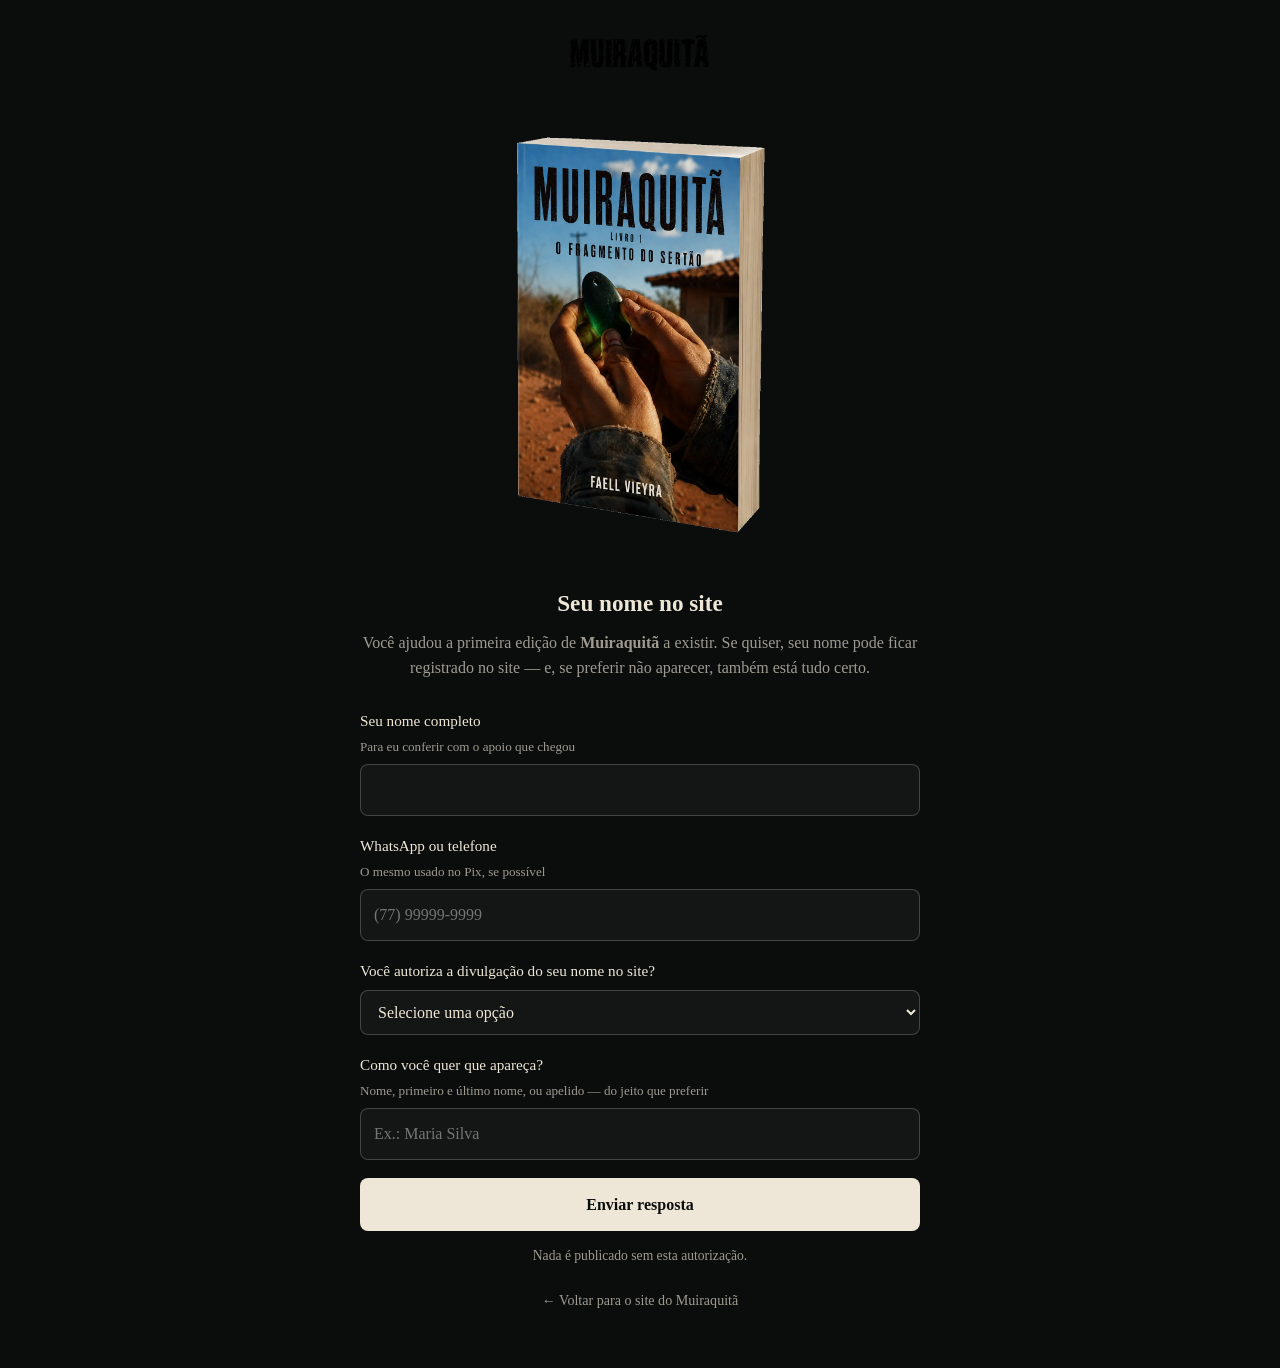
<file: autorizacao.html>
<!DOCTYPE html>
<html lang="pt-BR">
<head>
<meta charset="utf-8"/>
<meta name="viewport" content="width=device-width, initial-scale=1"/>
<title>Autorização de divulgação do nome — Muiraquitã</title>
<meta name="robots" content="noindex, nofollow"/>
<meta name="description" content="Página para quem apoiou o Muiraquitã autorizar, ou não, a divulgação do nome no site."/>

<meta property="og:title" content="Muiraquitã — autorização de divulgação do nome"/>
<meta property="og:description" content="Você apoiou a primeira edição. Quer que seu nome apareça no site?"/>
<meta property="og:image" content="livro-mockup.webp"/>
<meta property="og:type" content="website"/>

<link rel="stylesheet" href="styles.css"/>

<style>
  :root{
    --auth-bg:      #0b0d0c;
    --auth-ink:     #eee7d8;
    --auth-line:    rgba(238,231,216,.22);
    --auth-soft:    rgba(238,231,216,.65);
  }
  body.auth-page{
    margin:0;
    min-height:100vh;
    background: var(--auth-bg);
    color: var(--auth-ink);
    font-family: Georgia, "Times New Roman", serif;
    line-height:1.6;
    display:flex;
    align-items:center;
    justify-content:center;
    padding:28px 18px 56px;
  }
  .auth-card{
    width:100%;
    max-width:560px;
  }
  .auth-brand{
    text-align:center;
    margin-bottom:26px;
  }
  .auth-brand img.logo{
    width:150px;
    height:auto;
    display:inline-block;
  }
  .auth-cover{
    display:block;
    width:100%;
    max-width:300px;
    height:auto;
    margin:0 auto 26px;
    border-radius:10px;
  }
  .auth-card h1{
    font-size:1.45rem;
    line-height:1.3;
    margin:0 0 12px;
    text-align:center;
  }
  .auth-card .lead{
    color:var(--auth-soft);
    text-align:center;
    margin:0 0 28px;
    font-size:1rem;
  }
  .auth-form label{
    display:block;
    margin-bottom:18px;
    font-size:.95rem;
  }
  .auth-form small{
    display:block;
    color:var(--auth-soft);
    font-weight:400;
    margin-top:3px;
    font-size:.82rem;
  }
  .auth-form input[type=text],
  .auth-form input[type=tel],
  .auth-form select{
    width:100%;
    box-sizing:border-box;
    margin-top:7px;
    padding:12px 13px;
    border:1px solid var(--auth-line);
    border-radius:8px;
    background:rgba(255,255,255,.04);
    color:var(--auth-ink);
    font:inherit;
    font-size:1rem;
  }
  .auth-form input:focus,
  .auth-form select:focus{
    outline:2px solid rgba(238,231,216,.5);
    outline-offset:1px;
  }
  .auth-form select option{ color:#111; }
  .auth-submit{
    width:100%;
    padding:14px;
    border:0;
    border-radius:8px;
    background:var(--auth-ink);
    color:var(--auth-bg);
    font:inherit;
    font-size:1rem;
    font-weight:700;
    cursor:pointer;
  }
  .auth-fine{
    text-align:center;
    margin:14px 0 0;
    font-size:.85rem;
    color:var(--auth-soft);
  }
  .auth-back{
    display:block;
    text-align:center;
    margin-top:22px;
    color:var(--auth-soft);
    font-size:.88rem;
  }
  .honey{
    position:absolute;
    left:-9999px;
    opacity:0;
    height:0;
    width:0;
  }
</style>
</head>

<body class="auth-page">
<main class="auth-card">

  <div class="auth-brand">
    <img class="logo" src="logotipo.webp" alt="Muiraquitã"/>
  </div>

  <img class="auth-cover" src="livro-mockup.webp" alt="Muiraquitã — O Fragmento do Sertão, primeira edição"/>

  <h1>Seu nome no site</h1>
  <p class="lead">Você ajudou a primeira edição de <strong>Muiraquitã</strong> a existir. Se quiser, seu nome pode ficar registrado no site — e, se preferir não aparecer, também está tudo certo.</p>

  <form class="auth-form"
        action="https://formsubmit.co/contato@universomuiraquita.com.br"
        method="POST">

    <input type="text" class="honey" tabindex="-1" autocomplete="off" name="_honey"/>
    <input type="hidden" name="_subject" value="Autorização de divulgação do nome — Muiraquitã"/>
    <input type="hidden" name="_captcha" value="false"/>
    <input type="hidden" name="_template" value="table"/>

    <label>Seu nome completo
      <small>Para eu conferir com o apoio que chegou</small>
      <input type="text" name="Nome completo" required/>
    </label>

    <label>WhatsApp ou telefone
      <small>O mesmo usado no Pix, se possível</small>
      <input type="tel" inputmode="tel" name="WhatsApp ou telefone" placeholder="(77) 99999-9999" required/>
    </label>

    <label>Você autoriza a divulgação do seu nome no site?
      <select id="auth-allow" name="Autorização" required>
        <option value="" disabled selected>Selecione uma opção</option>
        <option value="sim">Sim, pode divulgar meu nome</option>
        <option value="nao">Não, prefiro não aparecer</option>
      </select>
    </label>

    <label id="auth-display" hidden>Como você quer que apareça?
      <small>Nome, primeiro e último nome, ou apelido — do jeito que preferir</small>
      <input type="text" name="Nome para divulgação" placeholder="Ex.: Maria Silva"/>
    </label>

    <button class="auth-submit" type="submit">Enviar resposta</button>
    <p class="auth-fine">Nada é publicado sem esta autorização.</p>
  </form>

  <a class="auth-back" href="./">← Voltar para o site do Muiraquitã</a>

</main>

<script>
(function () {
  var sel = document.getElementById('auth-allow');
  var campo = document.getElementById('auth-display');
  if (!sel || !campo) return;
  function alterna() {
    var mostrar = sel.value === 'sim';
    campo.hidden = !mostrar;
    var inp = campo.querySelector('input');
    if (inp) {
      if (mostrar) { inp.required = true; }
      else { inp.required = false; inp.value = ''; }
    }
  }
  sel.addEventListener('change', alterna);
  alterna();
})();
</script>
</body>
</html>
</file>
<file: styles.css>
:root{--ink:#0b0d0c;--paper:#eee7d8;--jade:#69bd81;--gold:#c99b55;--line:rgba(238,231,216,.18)}
*{box-sizing:border-box}html{scroll-behavior:smooth}body{margin:0;background:var(--ink);color:var(--paper);font-family:Arial,Helvetica,sans-serif}a{color:inherit;text-decoration:none}img{display:block;max-width:100%}
.site-header{height:86px;display:flex;align-items:center;justify-content:space-between;padding:0 5vw;position:absolute;z-index:10;width:100%;border-bottom:1px solid rgba(255,255,255,.16)}
.brand{display:flex;align-items:center;gap:14px}.brand img{width:150px;filter:invert(1)}.brand span{font-size:9px;letter-spacing:.25em;color:#c9c4b8}.site-header nav{display:flex;align-items:center;gap:30px;font-size:12px;text-transform:uppercase;letter-spacing:.08em}.site-header nav a{opacity:.8}.site-header nav a:hover{opacity:1}.nav-cta{border:1px solid rgba(255,255,255,.5);padding:11px 16px}
.hero{min-height:780px;height:100vh;position:relative;display:grid;grid-template-columns:1.15fr .85fr;align-items:center;overflow:hidden;padding:120px 8vw 70px}.hero-backdrop{position:absolute;inset:0;background:linear-gradient(90deg,rgba(6,8,7,.96) 0%,rgba(6,8,7,.83) 42%,rgba(6,8,7,.2) 78%),linear-gradient(0deg,#0b0d0c 0%,transparent 35%),url('capa-alternativa.webp') center 38%/cover no-repeat;filter:saturate(.72)}.hero-copy,.hero-book{position:relative;z-index:2}.eyebrow{text-transform:uppercase;letter-spacing:.24em;font-size:10px;font-weight:700;color:var(--jade);margin:0 0 22px}.hero-logo{width:min(570px,90%);filter:invert(1);margin-bottom:8px}.hero h1{text-transform:uppercase;letter-spacing:.22em;font-size:13px;margin:0 0 28px;color:#d9d2c4}.hero-text{max-width:660px;font-family:Georgia,serif;font-size:22px;line-height:1.6;color:#e4ded2}.hero-actions{display:flex;gap:12px;margin-top:34px}.button{display:inline-flex;align-items:center;justify-content:center;min-height:50px;padding:0 24px;font-size:11px;text-transform:uppercase;letter-spacing:.13em;font-weight:700}.button.primary{background:var(--paper);color:#171915}.button.primary:hover{background:white}.button.ghost{border:1px solid rgba(255,255,255,.38)}.hero-book{display:flex;justify-content:center;align-items:center}.hero-book img{height:min(67vh,650px);filter:drop-shadow(0 38px 30px rgba(0,0,0,.62));transform:rotate(2deg)}.scroll-cue{position:absolute;bottom:26px;left:8vw;z-index:2;font-size:9px;letter-spacing:.25em;color:#aaa}
.section{max-width:1280px;margin:auto;padding:130px 6vw;position:relative}.section-number{position:absolute;left:1vw;top:125px;color:var(--gold);font:700 11px Georgia,serif}.book-section{display:grid;grid-template-columns:.8fr 1.2fr;gap:10vw;align-items:center;background:radial-gradient(circle at 24% 50%,rgba(69,131,90,.14),transparent 32%)}.book-cover-wrap{position:relative;display:flex;justify-content:center}.cover-halo{position:absolute;width:80%;aspect-ratio:1;border-radius:50%;background:rgba(65,146,93,.2);filter:blur(60px);top:25%}.book-cover{height:660px;position:relative;box-shadow:0 30px 60px #000}.book-copy h2,.section-heading h2,.schools h2,.presale h2,.author h2{font:400 clamp(38px,5vw,68px)/1.05 Georgia,serif;margin:0 0 30px}.book-copy>p{font:17px/1.8 Georgia,serif;color:#cfc8bb;max-width:680px}.book-copy strong{color:#fff}.book-facts{border-top:1px solid var(--line);display:grid;grid-template-columns:repeat(3,1fr);gap:16px;margin-top:38px;padding-top:24px}.book-facts span{font-size:12px;color:#aaa}.book-facts b{display:block;color:var(--paper);font-size:10px;text-transform:uppercase;letter-spacing:.12em;margin-bottom:7px}
.world-section{min-height:760px;display:grid;grid-template-columns:1fr 1.08fr 1fr;background:#111411}.world-image{min-height:760px;overflow:hidden}.world-image img{width:100%;height:100%;object-fit:cover;filter:saturate(.7) contrast(1.05)}.world-copy{padding:90px 6vw;display:flex;flex-direction:column;justify-content:center}.world-copy h2{font:400 clamp(36px,4vw,58px)/1.12 Georgia,serif;margin:0 0 30px}.world-copy>p:not(.eyebrow){font:17px/1.75 Georgia,serif;color:#c6c0b5}.world-copy blockquote{margin:42px 0 0;padding:22px 0;border-top:1px solid var(--line);border-bottom:1px solid var(--line);font:italic 17px/1.6 Georgia,serif;color:var(--gold)}
.section-heading{max-width:720px;margin-bottom:55px}.section-heading>p:last-child{font:17px/1.7 Georgia,serif;color:#bbb}.character-grid{display:grid;grid-template-columns:1fr 1fr;gap:22px}.character-card{height:610px;position:relative;overflow:hidden;background:#181b18}.character-card.wide{grid-column:1/-1;height:500px}.character-card img{width:100%;height:100%;object-fit:cover;filter:saturate(.75)}.character-card:after{content:"";position:absolute;inset:0;background:linear-gradient(0deg,rgba(4,5,4,.94),transparent 55%)}.character-card>div{position:absolute;z-index:2;left:32px;right:32px;bottom:28px}.character-card span{font-size:9px;letter-spacing:.2em;color:var(--gold)}.character-card h3{font:400 36px Georgia,serif;margin:6px 0}.character-card p{max-width:530px;color:#c7c4bc;font:14px/1.6 Georgia,serif;margin:0}.character-card.wide img{object-position:center 54%}
.objects-section{padding:110px 5vw;background:var(--paper);color:#141714}.objects-intro{max-width:660px;margin:0 auto 50px;text-align:center}.objects-intro h2{font:400 52px Georgia,serif;margin:0 0 18px}.objects-intro p:last-child{font:16px/1.6 Georgia,serif;color:#555}.objects-track{display:grid;grid-template-columns:repeat(8,1fr);gap:12px;max-width:1500px;margin:auto}.objects-track figure{margin:0}.objects-track figure>div{background:#f7f2e8;aspect-ratio:1;display:flex;align-items:center;justify-content:center;padding:12px}.objects-track img{width:100%;height:100%;object-fit:contain;mix-blend-mode:multiply}.objects-track figcaption{text-align:center;font:11px Georgia,serif;margin-top:12px;color:#393b37}
.schools{display:grid;grid-template-columns:.9fr 1.1fr;gap:10vw;align-items:center}.schools-art{height:680px;overflow:hidden;background:#121512}.schools-art img{width:100%;height:100%;object-fit:cover;filter:saturate(.7)}.schools-copy>p:not(.eyebrow){font:17px/1.75 Georgia,serif;color:#c6c0b5}.schools ul{list-style:none;margin:32px 0;padding:0;border-top:1px solid var(--line)}.schools li{padding:15px 0;border-bottom:1px solid var(--line);font-size:13px;letter-spacing:.05em}.schools li:before{content:"✦";color:var(--jade);margin-right:12px}.text-link{color:var(--gold);font:italic 16px Georgia,serif}
.presale{min-height:720px;padding:110px 9vw;display:grid;grid-template-columns:.8fr 1.2fr;gap:7vw;align-items:center;background:linear-gradient(100deg,#17241b,#0b0d0c 65%);border-top:1px solid rgba(105,189,129,.2);border-bottom:1px solid rgba(105,189,129,.2)}.presale-book img{max-height:600px;margin:auto;filter:drop-shadow(0 35px 32px #000)}.presale-copy{max-width:700px}.presale-copy>p:not(.eyebrow){font:18px/1.7 Georgia,serif;color:#c6c0b5}.progress-card{margin:34px 0;padding:22px;border:1px solid rgba(255,255,255,.15);background:rgba(255,255,255,.035)}.progress-top{display:flex;justify-content:space-between;font-size:11px;text-transform:uppercase;letter-spacing:.12em}.progress-top b{color:var(--jade)}.progress-bar{height:5px;background:#303631;margin:20px 0}.progress-bar i{display:block;width:22%;height:100%;background:var(--jade)}.progress-steps{display:flex;justify-content:space-between;font-size:9px;color:#777}.progress-steps .active{color:var(--paper)}.presale .button{margin-right:18px}.presale small{display:inline-block;color:#858a84;font-size:10px}.disabled{opacity:.82}
.support{display:grid;grid-template-columns:1fr 1fr;gap:7vw;align-items:start;background:#101310}.support h2{font:400 clamp(40px,5vw,66px)/1.08 Georgia,serif;margin:0 0 28px}.support-intro>p:not(.eyebrow){font:18px/1.72 Georgia,serif;color:#c6c0b5}.support-notice{margin:28px 0;padding:18px 20px;border-left:3px solid var(--gold);background:rgba(198,160,58,.08);font:13px/1.6 Georgia,serif;color:#cfc8bb}.pix-card{display:grid;grid-template-columns:190px 1fr;gap:24px;align-items:center;margin-top:30px;padding:20px;background:var(--paper);color:#171915}.pix-card img{width:190px;background:white}.pix-card span,.pix-card small{display:block}.pix-card span{font-size:10px;text-transform:uppercase;letter-spacing:.13em;color:#666}.pix-card strong{display:block;font:22px Georgia,serif;margin:9px 0}.pix-card small{font-size:11px;color:#666}.copy-pix{margin-top:18px;padding:10px 14px;border:1px solid #222;background:transparent;color:#171915;font-size:10px;text-transform:uppercase;letter-spacing:.1em;cursor:pointer}.support-form{padding:34px;background:#191d19;border:1px solid var(--line)}.form-step{margin:0 0 26px;font:16px/1.5 Georgia,serif;color:#d7d0c4}.support-form label{display:block;margin-bottom:18px;font-size:10px;text-transform:uppercase;letter-spacing:.1em;color:#aaa}.support-form input,.support-form select{display:block;width:100%;margin-top:8px;padding:14px 13px;border:1px solid #3b413b;background:#0f120f;color:#eee;font:14px Arial,sans-serif}.support-form select{appearance:auto}.support-form label small{display:inline;margin-left:6px;color:#777;text-transform:none;letter-spacing:0}.form-row{display:grid;grid-template-columns:1fr 1fr;gap:16px}.support-form .check{display:grid;grid-template-columns:18px 1fr;gap:10px;align-items:start;text-transform:none;letter-spacing:0;font:12px/1.5 Arial,sans-serif}.support-form .check input{width:16px;margin:1px 0}.form-submit{width:100%;border:0;cursor:pointer}.whatsapp-fallback{display:block;margin-top:20px;text-align:center;color:var(--gold);font:italic 14px Georgia,serif}.honey{position:absolute!important;left:-9999px!important}
.pix-help{margin-top:18px;padding:18px 20px;border:1px solid var(--line);background:rgba(255,255,255,.025)}.pix-help p{margin:0 0 12px;font:13px/1.6 Georgia,serif;color:#aaa}.pix-help p:last-child{margin-bottom:0;color:#d5cec2}.pix-help strong{color:var(--paper)}
.author{display:flex;justify-content:space-between;align-items:end;gap:60px}.author>div{max-width:660px}.author>div>p:last-child{font:18px/1.7 Georgia,serif;color:#c6c0b5}.author-mark{text-align:right;color:var(--gold);font:italic 24px/1.4 Georgia,serif}
footer{padding:72px 6vw 24px;border-top:1px solid var(--line);display:grid;grid-template-columns:1.4fr .7fr .7fr 1.2fr;gap:40px}.footer-brand img{width:220px;filter:invert(1)}footer h3{font-size:10px;text-transform:uppercase;letter-spacing:.18em;color:var(--gold);margin:0 0 18px}footer a{display:block;color:#aaa;font-size:12px;margin:10px 0}.footer-brand p{font:13px Georgia,serif;color:#888}.footer-domain{align-self:start;border-left:1px solid var(--line);padding-left:30px}.footer-domain span{display:block;font-size:9px;letter-spacing:.2em;color:#777;margin-bottom:10px}.footer-domain b{font:18px Georgia,serif;color:#d6cdbd}.copyright{grid-column:1/-1;border-top:1px solid var(--line);padding-top:20px;margin-top:35px;font-size:10px;color:#666}
@media(max-width:1000px){.site-header nav a:not(.nav-cta){display:none}.hero{grid-template-columns:1fr;padding-top:130px}.hero-book{position:absolute;right:-8%;bottom:3%;opacity:.35}.hero-book img{height:55vh}.hero-copy{max-width:680px}.book-section,.schools,.presale,.support{grid-template-columns:1fr}.book-cover{height:560px}.world-section{grid-template-columns:1fr 1fr}.world-copy{grid-column:1/-1;grid-row:1}.world-image{min-height:500px}.objects-track{grid-template-columns:repeat(4,1fr)}footer{grid-template-columns:1fr 1fr}.footer-domain{border:0;padding:0}}
@media(max-width:650px){.site-header{height:72px;padding:0 20px}.brand img{width:120px}.brand span{display:none}.nav-cta{padding:9px 11px;font-size:9px}.hero{min-height:740px;padding:110px 22px 55px;display:block}.hero-backdrop{background-position:60% center}.hero h1{letter-spacing:.13em}.hero-text{font-size:18px}.hero-actions{flex-direction:column;align-items:stretch;max-width:290px}.hero-book{right:-35%;bottom:2%}.section{padding:90px 22px}.book-cover{height:auto;max-height:520px}.book-section{gap:60px}.book-facts{grid-template-columns:1fr}.world-section{grid-template-columns:1fr}.world-copy{padding:80px 22px}.world-image{min-height:360px}.world-image.night{display:none}.character-grid{grid-template-columns:1fr}.character-card,.character-card.wide{grid-column:auto;height:510px}.objects-section{padding:80px 18px}.objects-track{grid-template-columns:repeat(2,1fr);gap:20px 10px}.schools-art{height:480px}.presale{padding:90px 22px}.presale-book img{max-height:470px}.progress-steps{font-size:7px}.presale small{margin-top:16px}.pix-card{grid-template-columns:1fr}.pix-card img{width:100%;max-width:260px;margin:auto}.form-row{grid-template-columns:1fr}.support-form{padding:24px 18px}.author{display:block}.author-mark{text-align:left;margin-top:45px}footer{grid-template-columns:1fr;padding:60px 22px 22px}.footer-domain{border-top:1px solid var(--line);padding-top:24px}.hero-logo{width:100%}}

/* Experiência editorial e navegação móvel */
.series-kicker{text-transform:uppercase;letter-spacing:.16em;font-size:11px;color:#cfc8bb;margin:0 0 22px}.series-kicker strong{color:var(--jade);font-size:13px}.series-kicker i{font-style:normal;color:var(--gold);padding:0 6px}
.series-stats{border-top:1px solid var(--line);display:grid;grid-template-columns:repeat(4,1fr);gap:10px;margin-top:38px;padding-top:24px}.series-stats span{font-size:10px;text-transform:uppercase;letter-spacing:.08em;color:#999}.series-stats b{display:block;color:var(--paper);font:400 38px Georgia,serif;letter-spacing:0;text-transform:none;margin-bottom:3px}
.excerpt-section{padding:110px 7vw;display:grid;grid-template-columns:.8fr 1.2fr;gap:8vw;align-items:center;background:#151814;border-block:1px solid var(--line)}.excerpt-intro{max-width:480px}.excerpt-intro h2{font:400 clamp(38px,5vw,65px)/1.05 Georgia,serif;margin:0 0 22px}.excerpt-intro>p:last-child{color:#999;font:15px/1.7 Georgia,serif}.book-page{width:min(100%,520px);min-height:680px;margin:auto;padding:65px 58px 42px;background:#f3eee3;color:#191919;box-shadow:0 30px 60px #000;font:17px/1.62 Georgia,serif}.book-page header{text-align:center;margin-bottom:42px}.book-page header span{display:block;font-size:15px;letter-spacing:.18em}.book-page h3{font:400 18px Georgia,serif;margin:7px 0}.book-page p{text-align:justify;text-indent:1.7em;margin:.65em 0}.book-page p:first-of-type{text-indent:0}.book-page footer{text-align:center;margin-top:65px;font-size:13px}
.pix-card{border:1px solid #49413a;border-radius:16px;background:#191613;color:var(--paper)}.pix-card img{padding:10px;border-radius:10px}.pix-card span{color:var(--gold)}.pix-card strong{font-size:27px}.pix-card small{font-size:12px;line-height:1.5;color:#cbbd9f}.pix-card small b{color:#fff}.copy-pix{width:100%;border:0;border-radius:999px;background:#216747;color:#fff;font-weight:700}
.payment-help{margin-top:18px;border-top:1px solid var(--line)}.payment-help details,.faq-list details{border-bottom:1px solid var(--line)}.payment-help summary,.faq-list summary{list-style:none;cursor:pointer;position:relative;padding:22px 38px 22px 0;font-weight:700}.payment-help summary::-webkit-details-marker,.faq-list summary::-webkit-details-marker{display:none}.payment-help summary:after,.faq-list summary:after{content:"+";position:absolute;right:5px;color:var(--gold);font-size:19px}.payment-help details[open] summary:after,.faq-list details[open] summary:after{content:"−"}.payment-help p,.faq-list p{margin:0;padding:0 42px 22px 0;color:#bdb5a7;font:14px/1.7 Georgia,serif}
.faq-heading h2{font:700 clamp(40px,6vw,76px)/.95 Arial Narrow,Arial,sans-serif;text-transform:uppercase;margin:0 0 40px}.faq-list{border-top:1px solid var(--line)}.faq-list summary{font-size:18px}.faq-list p{font-size:16px;color:#c7ad79}.footer-brand strong{color:var(--paper)}
@media(max-width:1000px){.site-header{position:relative;height:auto;min-height:74px;padding:14px 22px;align-items:flex-start;gap:12px}.site-header nav{overflow-x:auto;gap:18px;padding:6px 0 4px;white-space:nowrap}.site-header nav a{display:block!important;font-size:10px}.brand span{display:none}.excerpt-section{grid-template-columns:1fr}}
@media(max-width:650px){.site-header{height:auto;padding:12px 16px 10px;display:block}.brand{justify-content:center;margin-bottom:10px}.brand img{width:115px}.site-header nav{justify-content:space-between;gap:0;border-top:1px solid var(--line);overflow-x:visible}.site-header nav a{display:flex!important;align-items:center;justify-content:center;flex:1 1 25%;min-height:44px;padding:11px 5px 5px;font-size:12px;font-weight:600;letter-spacing:.05em;text-align:center}.nav-cta{border:0;color:var(--jade)}.hero{height:auto;min-height:0;padding:24px 20px 62px;display:flex;flex-direction:column}.hero-backdrop{background-position:center;opacity:.45}.hero-book{order:1;position:relative;right:auto;bottom:auto;opacity:1;height:330px;margin:-5px auto 6px}.hero-book img{height:320px;max-width:100%;transform:rotate(1deg)}.hero-copy{order:2;text-align:center}.series-kicker{margin-bottom:14px}.hero-logo{width:90%;margin:0 auto 6px}.hero h1{letter-spacing:.13em;font-size:10px}.hero-text{font-size:17px;line-height:1.5}.hero-actions{display:grid;max-width:none;margin-top:24px}.scroll-cue{display:none}.series-stats{grid-template-columns:1fr 1fr;gap:22px 10px}.series-stats b{font-size:34px}.excerpt-section{padding:75px 20px;gap:34px}.book-page{min-height:0;padding:42px 28px 28px;font-size:15px;line-height:1.55}.book-page header{margin-bottom:30px}.book-page footer{margin-top:38px}.character-card,.character-card.wide{height:460px}.pix-card{padding:16px;border-radius:14px}.pix-card img{max-width:230px}.pix-card strong{font-size:25px}.payment-help summary{font-size:14px}.faq-list summary{font-size:15px;line-height:1.4}.faq-list p{font-size:14px;padding-right:12px}}

/* Leitura confortável: serifa na literatura, sem serifa nas informações */
.eyebrow{font-size:11px;line-height:1.45;color:#75c98d}
.book-copy>p,.world-copy>p:not(.eyebrow),.section-heading>p:last-child,.schools-copy>p:not(.eyebrow),.presale-copy>p:not(.eyebrow),.support-intro>p:not(.eyebrow),.author>div>p:last-child,.excerpt-intro>p:last-child{font-family:Arial,Helvetica,sans-serif;font-size:17px;line-height:1.7}
.character-card p,.payment-help p,.faq-list p,.pix-help p{font-family:Arial,Helvetica,sans-serif}
.character-card p{font-size:15px;line-height:1.6}.objects-track figcaption{font-family:Arial,Helvetica,sans-serif;font-size:12px;line-height:1.4}
.payment-help p{font-size:15px;line-height:1.65;color:#c8c3b9}.faq-list p{font-size:16px;line-height:1.7;color:#d0b67d}.whatsapp-fallback{font-family:Arial,Helvetica,sans-serif;font-style:normal;font-size:14px;line-height:1.5}
footer a{font-size:13px;line-height:1.45}footer .footer-brand p{font-family:Arial,Helvetica,sans-serif;font-size:13px;line-height:1.55}.copyright{font-size:11px;line-height:1.5}
.book-page,.book-page p,.book-page h3,.book-page header,.book-page footer,.author-mark,.world-copy blockquote{font-family:Georgia,serif}
@media(max-width:650px){.eyebrow{font-size:12px;letter-spacing:.18em}.series-kicker{font-size:11px;line-height:1.5}.site-header nav a{font-size:12px}.book-copy>p,.world-copy>p:not(.eyebrow),.section-heading>p:last-child,.schools-copy>p:not(.eyebrow),.presale-copy>p:not(.eyebrow),.support-intro>p:not(.eyebrow),.author>div>p:last-child,.excerpt-intro>p:last-child{font-size:16px;line-height:1.65}.character-card p{font-size:15px}.payment-help summary,.faq-list summary{font-size:16px;line-height:1.45}.payment-help p,.faq-list p{font-size:16px;line-height:1.65}.support-form label{font-size:11px;line-height:1.4}.support-form label small{display:block;margin:4px 0 0;font-size:12px;line-height:1.4}.support-form input,.support-form select{font-size:16px;min-height:50px}.support-form .check{font-size:14px;line-height:1.5}.pix-card small{font-size:13px}.series-stats span{font-size:11px;line-height:1.4}footer a{font-size:14px}.copyright{font-size:12px}.book-page{font-size:15px}}
.school-actions{display:grid;gap:14px;margin-top:30px}.school-download{width:100%;background:var(--jade);color:#0b1710;text-align:center}.school-download:hover{background:#86d59c}.school-secondary{display:block;padding:14px 18px;text-align:center;border:1px solid var(--line);font-size:12px;text-transform:uppercase;letter-spacing:.1em}.school-note{margin-top:25px!important;padding-top:20px;border-top:1px solid var(--line);font-size:13px!important;color:#8e958f!important}.school-actions .text-link{margin-top:5px}
@media(max-width:650px){.school-download,.school-secondary{font-size:11px;line-height:1.4;padding:14px 12px}.school-note{font-size:14px!important;line-height:1.55!important}}

/* Portal do educador: os downloads precisam ser evidentes, sobretudo no celular. */
.educator-portal{margin-top:34px;border:1px solid rgba(105,189,129,.42);background:linear-gradient(145deg,rgba(105,189,129,.1),rgba(238,231,216,.035));padding:26px}
.educator-heading{padding-bottom:20px;border-bottom:1px solid var(--line)}
.educator-heading>span{display:inline-block;margin-bottom:10px;color:var(--jade);font-size:11px;font-weight:800;letter-spacing:.16em;text-transform:uppercase}
.educator-heading h3{margin:0 0 9px;font:400 30px/1.15 Georgia,serif;color:var(--paper)}
.educator-heading p{margin:0;color:#aeb6af;font:15px/1.55 Arial,Helvetica,sans-serif}
.educator-cards{display:grid;grid-template-columns:1fr;gap:16px;margin-top:20px}
.educator-card{display:block;border:1px solid var(--line);background:#0e120f;padding:22px}
.educator-card.featured{border-color:var(--jade);box-shadow:inset 4px 0 0 var(--jade);background:linear-gradient(135deg,rgba(105,189,129,.13),#0e120f 52%)}
.educator-card-top{display:flex;align-items:center;justify-content:space-between;gap:12px;margin-bottom:16px}
.educator-card-top span{color:var(--jade);font-size:10px;font-weight:800;letter-spacing:.14em;text-transform:uppercase}
.educator-card-top b{padding:6px 9px;border:1px solid var(--line);font-size:10px;letter-spacing:.08em;text-transform:uppercase;color:#c8cfc9}
.educator-card h4{margin:0 0 10px;font:400 24px/1.2 Georgia,serif;color:#f4efe3}
.educator-card p{margin:0;color:#bfc5bf;font:15px/1.6 Arial,Helvetica,sans-serif}
.educator-tags{display:flex;flex-wrap:wrap;gap:7px;margin:17px 0}
.educator-tags span{border:1px solid rgba(105,189,129,.3);padding:6px 9px;color:#b9d9c2;font-size:10px;letter-spacing:.05em;text-transform:uppercase}
.educator-buttons{display:grid!important;grid-template-columns:1fr 1fr!important;gap:10px!important;margin-top:16px!important}
.educator-button{display:flex!important;min-height:50px!important;align-items:center!important;justify-content:center!important;padding:12px 14px!important;text-align:center!important;font-size:11px!important;font-weight:800!important;line-height:1.3!important;letter-spacing:.1em!important;text-transform:uppercase!important}
.educator-button.primary{background:var(--jade)!important;color:#08110b!important;border:1px solid var(--jade)!important}
.educator-button.secondary{background:transparent!important;color:var(--paper)!important;border:1px solid rgba(238,231,216,.38)!important}
.educator-contact{display:flex!important;align-items:center!important;justify-content:space-between!important;gap:20px!important;margin-top:18px!important;padding:18px 20px!important;background:var(--paper)!important;color:#111712!important}
.educator-contact span{font-size:12px;line-height:1.4}.educator-contact strong{font-size:12px;line-height:1.4;text-align:right}
.school-note{margin-top:26px!important}
@media(max-width:650px){
  .schools{padding-left:18px;padding-right:18px}.schools-art{height:340px;margin:0 -18px}.schools-copy h2{font-size:46px}.schools-copy>p:not(.eyebrow){font-size:17px;line-height:1.7}.schools li{padding:17px 0;font-size:14px;line-height:1.5}
  .educator-portal{margin:32px -4px 0;padding:18px 14px}.educator-heading>span{font-size:11px;line-height:1.45}.educator-heading h3{font-size:28px}.educator-heading p{font-size:15px;line-height:1.6}
  .educator-card{padding:20px 16px}.educator-card-top{align-items:flex-start}.educator-card-top span{font-size:11px;line-height:1.35}.educator-card h4{font-size:25px}.educator-card p{font-size:16px;line-height:1.65}.educator-tags span{font-size:10px}
  .educator-buttons{grid-template-columns:1fr!important}.educator-button{min-height:54px!important;font-size:12px!important}
  .educator-contact{align-items:flex-start!important;flex-direction:column!important;gap:7px!important;padding:18px!important}.educator-contact span,.educator-contact strong{font-size:14px;text-align:left}
  .school-note{font-size:15px!important;line-height:1.65!important}
}

/* Orçamento-base da primeira edição: transparência para a pré-venda. */
.presale{grid-template-columns:.72fr 1.28fr}
.presale-copy{max-width:760px}
.budget-card{margin:32px 0 22px;padding:26px;border:1px solid rgba(117,201,141,.34);background:rgba(8,12,9,.58);box-shadow:0 22px 55px rgba(0,0,0,.18)}
.budget-heading{display:flex;align-items:flex-start;justify-content:space-between;gap:20px;padding-bottom:20px;border-bottom:1px solid var(--line)}
.budget-heading span{display:block;margin-bottom:7px;font-size:10px;text-transform:uppercase;letter-spacing:.16em;color:#aaa}
.budget-heading strong{font:400 38px/1 Georgia,serif;color:var(--paper)}
.budget-heading>b{padding:8px 10px;border:1px solid rgba(198,160,58,.45);color:var(--gold);font-size:9px;letter-spacing:.13em}
.budget-card dl{margin:10px 0 0}
.budget-card dl>div{display:flex;justify-content:space-between;gap:25px;padding:13px 0;border-bottom:1px solid rgba(255,255,255,.08)}
.budget-card dt{font:14px/1.45 Arial,Helvetica,sans-serif;color:#bcbfb9}
.budget-card dd{margin:0;white-space:nowrap;font:700 14px/1.45 Arial,Helvetica,sans-serif;color:#f0ece3}
.budget-card .budget-total dt,.budget-card .budget-total dd{color:var(--jade)}
.budget-specs,.budget-source{font-family:Arial,Helvetica,sans-serif!important}
.budget-specs{margin:18px 0 0!important;font-size:13px!important;line-height:1.6!important;color:#d1cec6!important}
.budget-source{margin:12px 0 0!important;font-size:11px!important;line-height:1.55!important;color:#858a84!important}
.progress-card{margin:22px 0 30px}
.progress-top{gap:18px}
.progress-top b{text-align:right}
.progress-bar i{width:35%}
.progress-steps{gap:12px}
.presale small{max-width:390px;line-height:1.5;vertical-align:middle}
@media(max-width:1000px){.presale{grid-template-columns:1fr}}
@media(max-width:650px){
  .budget-card{padding:20px 16px}.budget-heading{display:block}.budget-heading strong{font-size:34px}.budget-heading>b{display:inline-block;margin-top:16px}.budget-card dl>div{display:block}.budget-card dd{margin-top:5px}.progress-top{display:block}.progress-top b{display:block;margin-top:8px;text-align:left}.progress-steps{font-size:8px;line-height:1.35}
}

/* Campanha de arrecadação: total público, meta e compartilhamento. */
.campaign-card{margin:34px 0 24px;padding:28px;border:1px solid rgba(105,189,129,.48);border-radius:18px;background:linear-gradient(145deg,rgba(105,189,129,.14),rgba(8,12,9,.88) 48%);box-shadow:0 28px 70px rgba(0,0,0,.28)}
.campaign-status{display:flex;align-items:center;justify-content:space-between;gap:18px;padding-bottom:19px;border-bottom:1px solid var(--line);font-size:10px;text-transform:uppercase;letter-spacing:.14em}
.campaign-status span{color:var(--jade);font-weight:800}.campaign-status b{color:#9a9f99;font-size:9px}
.campaign-numbers{display:grid;grid-template-columns:1.25fr .75fr .9fr;gap:1px;margin:24px 0;background:var(--line)}
.campaign-numbers>div{min-width:0;padding:8px 20px 11px;background:#101510}
.campaign-numbers>div:first-child{padding-left:0}.campaign-numbers>div:last-child{padding-right:0}
.campaign-numbers span{display:block;min-height:28px;margin-bottom:7px;color:#9ba39c;font-size:10px;line-height:1.35;text-transform:uppercase;letter-spacing:.1em}
.campaign-numbers strong{display:block;color:var(--paper);font:400 25px/1.15 Georgia,serif;white-space:nowrap}
.campaign-numbers .campaign-raised strong{color:var(--jade);font-size:42px}
.campaign-progress{height:12px;overflow:hidden;border-radius:999px;background:#303631;box-shadow:inset 0 1px 3px rgba(0,0,0,.55)}
.campaign-progress i{display:block;width:0;min-width:0;height:100%;border-radius:inherit;background:linear-gradient(90deg,#32885a,var(--jade));transition:width .8s ease}
.campaign-balance{display:flex;align-items:center;justify-content:space-between;gap:20px;margin-top:11px;font-size:11px;line-height:1.4}
.campaign-balance span{color:#8d958e}.campaign-balance strong{color:#d7d2c8;text-align:right}
.campaign-message{margin:24px 0 0!important;padding:18px 20px;border-left:3px solid var(--gold);background:rgba(201,155,85,.08);color:#d1cec6!important;font-family:Arial,Helvetica,sans-serif!important;font-size:15px!important;line-height:1.6!important}
.campaign-message strong{color:#fff}.campaign-actions{display:grid;grid-template-columns:1fr 1fr;gap:12px;margin-top:18px}
.campaign-actions .button{margin:0;min-height:54px}.share-whatsapp{border:1px solid rgba(105,189,129,.6);background:#173d2a;color:#edf8f0}.share-whatsapp:hover{background:#216747}
.campaign-timeline{display:grid;grid-template-columns:repeat(4,1fr);gap:0;margin:26px 0 30px;border:1px solid var(--line);background:#0c100d}
.campaign-timeline>div{position:relative;min-width:0;padding:18px 13px;border-right:1px solid var(--line)}.campaign-timeline>div:last-child{border-right:0}
.campaign-timeline i{display:flex;width:26px;height:26px;align-items:center;justify-content:center;margin-bottom:11px;border:1px solid #525852;border-radius:50%;color:#7f857f;font:normal 700 11px Arial,sans-serif}
.campaign-timeline span,.campaign-timeline small{display:block}.campaign-timeline span{font-size:11px;font-weight:800;text-transform:uppercase;letter-spacing:.07em}.campaign-timeline small{margin-top:5px;color:#777;font-size:10px;line-height:1.35}
.campaign-timeline .done i{border-color:var(--jade);background:var(--jade);color:#07120a}.campaign-timeline .done span{color:#b8d9c1}.campaign-timeline .current{background:rgba(105,189,129,.09);box-shadow:inset 0 -3px 0 var(--jade)}
.campaign-timeline .current i{border-color:var(--jade);color:var(--jade)}.campaign-timeline .current span{color:var(--jade)}.campaign-timeline .current small{color:#aab5ac}
.campaign-footnote{margin:0!important;color:#8c938d!important;font-family:Arial,Helvetica,sans-serif!important;font-size:12px!important;line-height:1.6!important}
@media(max-width:650px){
  .campaign-card{margin:28px 0 20px;padding:20px 16px;border-radius:14px}.campaign-status{display:block}.campaign-status b{display:block;margin-top:8px}
  .campaign-numbers{grid-template-columns:1fr 1fr;margin:19px 0}.campaign-numbers>div{padding:14px 10px;border-bottom:1px solid var(--line)}.campaign-numbers>div:first-child{grid-column:1/-1;padding:4px 0 18px}.campaign-numbers>div:nth-child(2){padding-left:0}.campaign-numbers>div:last-child{padding-right:0}.campaign-numbers span{min-height:0}.campaign-numbers .campaign-raised strong{font-size:39px}.campaign-numbers strong{font-size:21px}
  .campaign-balance{display:block;font-size:12px}.campaign-balance strong{display:block;margin-top:5px;text-align:left}.campaign-message{padding:16px!important;font-size:15px!important}.campaign-actions{grid-template-columns:1fr}.campaign-actions .button{font-size:10px;line-height:1.35;text-align:center}
  .campaign-timeline{grid-template-columns:1fr 1fr}.campaign-timeline>div{border-bottom:1px solid var(--line)}.campaign-timeline>div:nth-child(2){border-right:0}.campaign-timeline>div:nth-child(3),.campaign-timeline>div:nth-child(4){border-bottom:0}.campaign-timeline span{font-size:10px}.campaign-timeline small{font-size:10px}
  .campaign-footnote{font-size:13px!important;line-height:1.6!important}
}

/* =========================================================
   PAINEL DA META — gráfico horizontal da arrecadação.
   Único ponto de foco da seção: quanto entrou, a linha
   laranja da posição atual e o tanto que ainda falta.
   ========================================================= */
:root{--orange:#e2802f}
.goalchart{margin:34px 0 24px;padding:30px;border:1px solid rgba(105,189,129,.42);border-radius:18px;background:linear-gradient(150deg,rgba(105,189,129,.13),rgba(8,12,9,.9) 52%);box-shadow:0 28px 70px rgba(0,0,0,.32)}
.goalchart-head{margin-bottom:26px}
.goalchart-kicker{margin:0 0 12px;font:800 10px/1.4 Arial,Helvetica,sans-serif;letter-spacing:.16em;text-transform:uppercase;color:var(--jade)}
.goalchart-kicker i{font-style:normal;color:#5c635c;padding:0 4px}
.goalchart-kicker b{color:#8f968f;font-weight:800}
.goalchart-head h3{margin:0;font:400 clamp(25px,3.1vw,36px)/1.2 Georgia,serif;color:var(--paper)}
.goalchart-head h3 b{font-weight:400;color:var(--orange);white-space:nowrap}

.goalchart-plot{padding:24px 26px 22px;border:1px solid var(--line);border-radius:12px;background:#0d110e}
.gc-labels{display:flex;align-items:flex-end;justify-content:space-between;gap:24px}
.gc-labels span{display:block;margin-bottom:6px;font:10px/1.35 Arial,Helvetica,sans-serif;letter-spacing:.12em;text-transform:uppercase;color:#8d948e}
.gc-labels strong{display:block;font:400 26px/1 Georgia,serif;white-space:nowrap}
.gc-left strong{color:var(--jade)}
.gc-right{text-align:right}
.gc-right strong{color:var(--paper)}

/* Faixa central: rótulo do que falta + trilho + linha laranja. */
.gc-mid{--gc-pos:1.2%;position:relative;margin-top:20px}
.gc-gapline{position:relative;height:38px}
.gc-gaplabel{position:absolute;top:50%;left:var(--gc-pos);right:0;display:flex;align-items:center;justify-content:center;transform:translateY(-50%)}
.gc-gaplabel:before{content:"";position:absolute;top:50%;left:10px;right:9px;border-top:1px dashed rgba(226,128,47,.6)}
.gc-gaplabel:after{content:"";position:absolute;top:50%;right:0;width:0;height:0;border-left:8px solid var(--orange);border-top:5px solid transparent;border-bottom:5px solid transparent;transform:translateY(-50%)}
.gc-gaplabel span{position:relative;max-width:calc(100% - 40px);padding:0 14px;background:#0d110e;color:var(--orange);font:10px/1.4 Arial,Helvetica,sans-serif;letter-spacing:.14em;text-transform:uppercase;white-space:nowrap;overflow:hidden;text-overflow:ellipsis}
.gc-gaplabel b{font-size:15px;letter-spacing:.02em}

.gc-track{position:relative;height:18px;overflow:hidden;border-radius:999px;background:#242a25;box-shadow:inset 0 1px 4px rgba(0,0,0,.6)}
.gc-fill{display:block;width:1.2%;height:100%;border-radius:inherit;background:linear-gradient(90deg,#2d7d52,var(--jade));transition:width .9s ease}
.gc-marker{position:absolute;top:0;bottom:-9px;left:var(--gc-pos);width:2px;background:var(--orange);box-shadow:0 0 10px rgba(226,128,47,.55);transform:translateX(-1px)}
.gc-marker:after{content:"";position:absolute;left:50%;bottom:-4px;width:8px;height:8px;border-radius:50%;background:var(--orange);transform:translateX(-50%)}

.gc-foot{display:flex;align-items:flex-end;justify-content:space-between;gap:24px;margin-top:26px}
.gc-stats{display:flex;align-items:flex-end;gap:34px}
.gc-count{display:flex;align-items:center;gap:14px}
.gc-count strong{font:400 clamp(52px,7vw,76px)/.85 Georgia,serif;color:var(--paper)}
.gc-count span{font:11px/1.35 Arial,Helvetica,sans-serif;letter-spacing:.1em;text-transform:uppercase;color:#8d948e}
.gc-preorders{padding-left:30px;border-left:1px solid var(--line)}
.gc-preorders strong{color:var(--jade)}
.gc-percent{margin:0;text-align:right;font:12px/1.4 Arial,Helvetica,sans-serif;color:#8d948e}
.gc-percent b{display:block;font:400 22px/1.1 Georgia,serif;color:var(--jade)}

/* Regras da doação: o que garante exemplar e o que ajuda. */
.gc-tiers{display:grid;grid-template-columns:1fr 1fr;gap:14px;margin-top:22px}
.gc-tier{padding:20px;border:1px solid var(--line);border-radius:12px;background:rgba(255,255,255,.028)}
.gc-tier.is-book{border-color:rgba(105,189,129,.55);background:linear-gradient(135deg,rgba(105,189,129,.14),rgba(255,255,255,.02) 60%);box-shadow:inset 3px 0 0 var(--jade)}
.gc-tier>span{display:block;margin-bottom:9px;font:800 10px/1.4 Arial,Helvetica,sans-serif;letter-spacing:.13em;text-transform:uppercase;color:#98a09a}
.gc-tier.is-book>span{color:var(--jade)}
.gc-tier>span b{font-size:13px;letter-spacing:.04em;color:var(--paper)}
.gc-tier strong{display:block;margin-bottom:8px;font:400 21px/1.2 Georgia,serif;color:#f2ede2}
.gc-tier p{margin:0;font:14px/1.6 Arial,Helvetica,sans-serif;color:#b3b9b3}

.gc-actions{display:grid;grid-template-columns:1fr 1fr;gap:12px;margin-top:20px}
.gc-actions .button{margin:0;min-height:56px}
.gc-note{margin:16px 0 0!important;font:12px/1.6 Arial,Helvetica,sans-serif!important;color:#868d87!important}

/* Orçamento recolhido: transparência sem competir com a meta. */
details.budget-card{padding:0 24px 22px;border-radius:12px}
details.budget-card dl{margin-top:6px}
summary.budget-heading{list-style:none;cursor:pointer;margin:0 -24px;padding:22px 48px 20px 24px;border-bottom:0;position:relative}
summary.budget-heading>b{margin-right:18px}
summary.budget-heading::-webkit-details-marker{display:none}
summary.budget-heading:after{content:"+";position:absolute;top:50%;right:22px;transform:translateY(-50%);color:var(--gold);font-size:20px}
details.budget-card[open] summary.budget-heading{border-bottom:1px solid var(--line)}
details.budget-card[open] summary.budget-heading:after{content:"−"}
summary.budget-heading strong{font-size:30px}

@media(max-width:650px){
  .goalchart{margin:28px 0 20px;padding:20px 16px;border-radius:14px}
  .goalchart-plot{padding:18px 16px 16px}
  .gc-labels{display:block}
  .gc-labels .gc-right{margin-top:16px;text-align:left}
  .gc-labels strong{font-size:23px}
  .gc-left strong{font-size:30px}
  .gc-gapline{height:34px}
  .gc-gaplabel span{padding:0 9px;font-size:9px;letter-spacing:.08em}
  .gc-gaplabel b{font-size:13px}
  .gc-foot{display:block;margin-top:20px}
  .gc-stats{display:grid;grid-template-columns:1fr 1fr;gap:18px}
  .gc-count{gap:12px}
  .gc-count strong{font-size:60px}
  .gc-count span{font-size:10px}
  .gc-preorders{padding-left:18px}
  .gc-percent{display:flex;align-items:baseline;gap:8px;margin-top:14px!important;padding-top:13px;border-top:1px solid var(--line);text-align:left}
  .gc-percent b{display:inline;font-size:19px}
  .gc-tiers{grid-template-columns:1fr}
  .gc-tier{padding:17px 16px}
  .gc-tier p{font-size:15px}
  .gc-actions{grid-template-columns:1fr}
  .gc-actions .button{font-size:11px;line-height:1.35;text-align:center}
  .gc-note{font-size:13px!important}
  details.budget-card{padding:0 16px 18px}
  summary.budget-heading{margin:0 -16px;padding:18px 40px 16px 16px}
  summary.budget-heading strong{font-size:27px}
}

details.budget-card:not([open]){padding-bottom:0}
</file>
